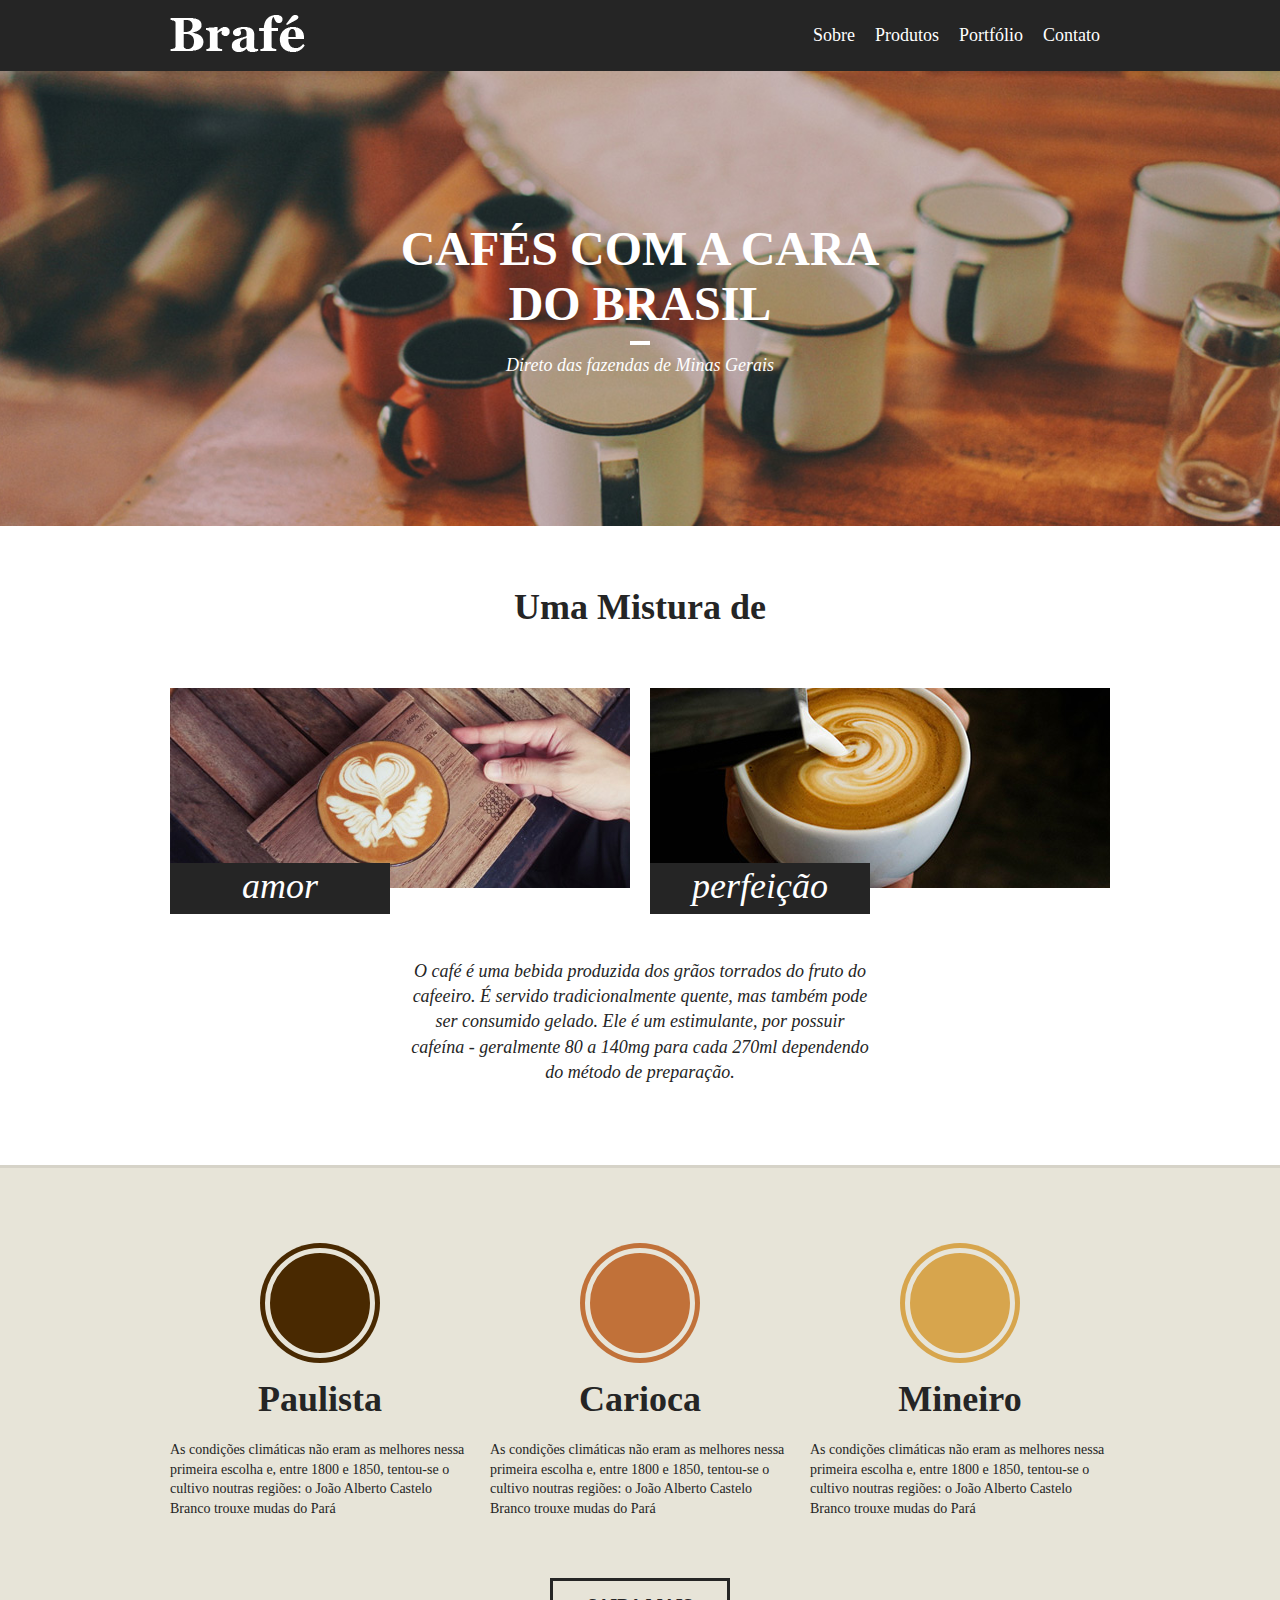
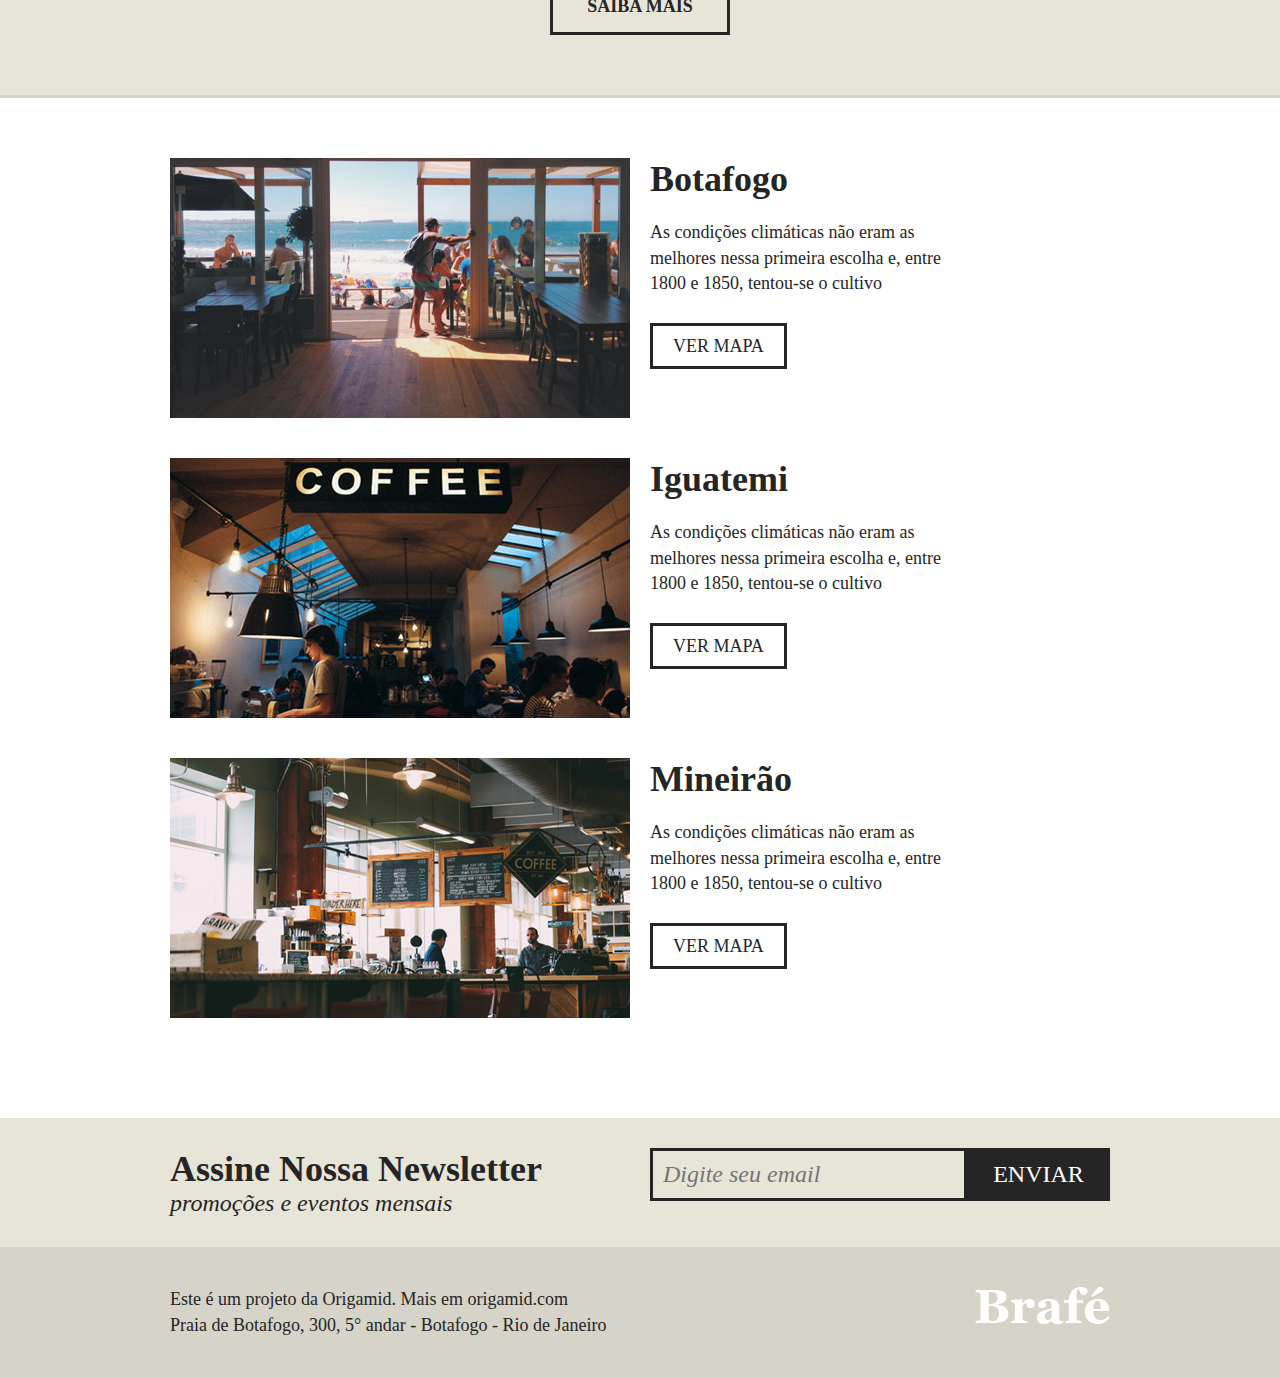
<file: brafe-1-flexbox/index.html>
<!DOCTYPE html>
<html lang="pt-br">

<head>
    <meta charset="UTF-8">
    <meta name="viewport" content="width=device-width, initial-scale=1.0">
    <link rel="stylesheet" href="css/style.css">
    <title>Brafé - Flexbox</title>
</head>

<body>
    <header class="menu">
        <div class="container">
            <a class="menu-brand" href="#"><img src="img/brafe.png" alt="Logo Brafé"></a>

            <nav class="menu-nav">
                <ul>
                    <li><a href="">Sobre</a></li>
                    <li><a href="">Produtos</a></li>
                    <li><a href="">Portfólio</a></li>
                    <li><a href="">Contato</a></li>
                </ul>
            </nav>
        </div>
    </header>


    <main class="intro">
        <h1>Cafés com a cara <br> do Brasil</h1>
        <p>Direto das fazendas de Minas Gerais</p>
    </main>


    <section class="about">
        <h2>Uma Mistura de</h2>

        <div class="container">
            <div class="about-item">
                <img src="img/cafe-1.jpg" alt="">
                <h3>amor</h3>
            </div>

            <div class="about-item">
                <img src="img/cafe-2.jpg" alt="">
                <h3>perfeição</h3>
            </div>
        </div>

        <p>O café é uma bebida produzida dos grãos torrados do fruto do cafeeiro.
            É servido tradicionalmente quente, mas também pode ser consumido gelado.
            Ele é um estimulante, por possuir cafeína - geralmente 80 a 140mg para cada
            270ml dependendo do método de preparação.</p>
    </section>


    <section class="product">
        <div class="container">
            <div class="product-item">
                <h2 class="product-one">Paulista</h2>
                <p>As condições climáticas não eram as melhores nessa primeira escolha e, entre 1800 e 1850,
                    tentou-se o cultivo noutras regiões: o João Alberto Castelo Branco trouxe mudas do Pará
                </p>
            </div>

            <div class="product-item">
                <h2 class="product-two">Carioca</h2>
                <p>As condições climáticas não eram as melhores nessa primeira escolha e, entre 1800 e 1850,
                    tentou-se o cultivo noutras regiões: o João Alberto Castelo Branco trouxe mudas do Pará
                </p>
            </div>

            <div class="product-item">
                <h2 class="product-three">Mineiro</h2>
                <p>As condições climáticas não eram as melhores nessa primeira escolha e, entre 1800 e 1850,
                    tentou-se o cultivo noutras regiões: o João Alberto Castelo Branco trouxe mudas do Pará
                </p>
            </div>
        </div>

        <a href="" class="product-btn">Saiba Mais</a>
    </section>


    <section class="place">
        <div class="place-item container">
            <div class="place-img">
                <img src="img/botafogo.jpg" alt="Brafé unidade botafogo">
            </div>
            <div class="place-info">
                <h2>Botafogo</h2>
                <p>As condições climáticas não eram as melhores nessa primeira escolha e, entre 1800 e 1850,
                    tentou-se o cultivo
                </p>
                <a href="">Ver Mapa</a>
            </div>
        </div>

        <div class="place-item container">
            <div class="place-img">
                <img src="img/iguatemi.jpg" alt="Brafé unidade Iguatemi">
            </div>
            <div class="place-info">
                <h2>Iguatemi</h2>
                <p>As condições climáticas não eram as melhores nessa primeira escolha e, entre 1800 e 1850,
                    tentou-se o cultivo
                </p>
                <a href="">Ver Mapa</a>
            </div>
        </div>

        <div class="place-item container">
            <div class="place-img">
                <img src="img/mineirao.jpg" alt="Brafé unidade Mineirão">
            </div>
            <div class="place-info">
                <h2>Mineirão</h2>
                <p>As condições climáticas não eram as melhores nessa primeira escolha e, entre 1800 e 1850,
                    tentou-se o cultivo
                </p>
                <a href="">Ver Mapa</a>
            </div>
        </div>
    </section>


    <section class="newsletter">
        <div class="container">
            <div class="newsletter-info">
                <h2>Assine Nossa Newsletter</h2>
                <p>promoções e eventos mensais</p>
            </div>

            <form>
                <label>email</label>
                <input type="text" placeholder="Digite seu email">
                <button type="onsubmit">Enviar</button>
            </form>
        </div>
    </section>


    <footer class="footer">
        <div class="container">
            <p>Este é um projeto da Origamid. Mais em origamid.com <br>
                Praia de Botafogo, 300, 5° andar - Botafogo - Rio de Janeiro</p>

            <div class="footer-img">
                <img src="img/brafe.png" alt="Logo Brafé">
            </div>
        </div>
    </footer>
</body>
</html>
</file>
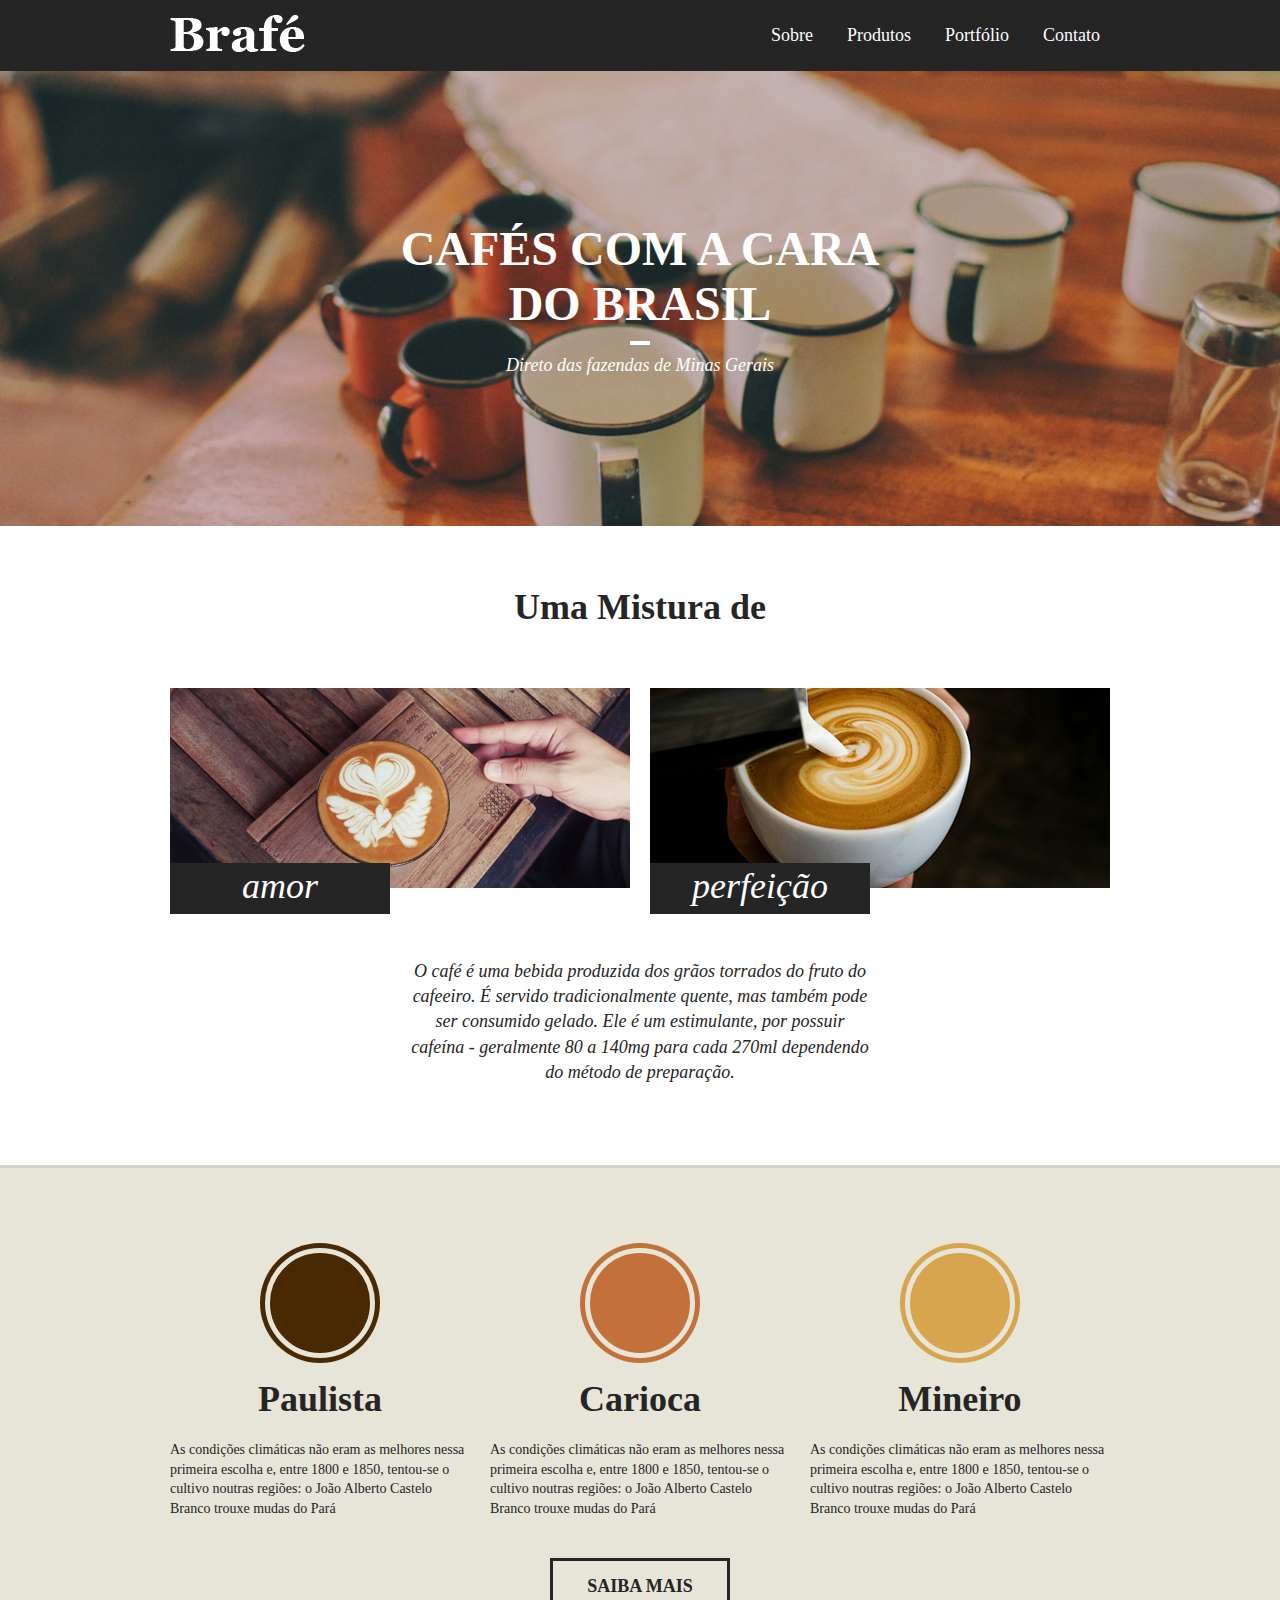
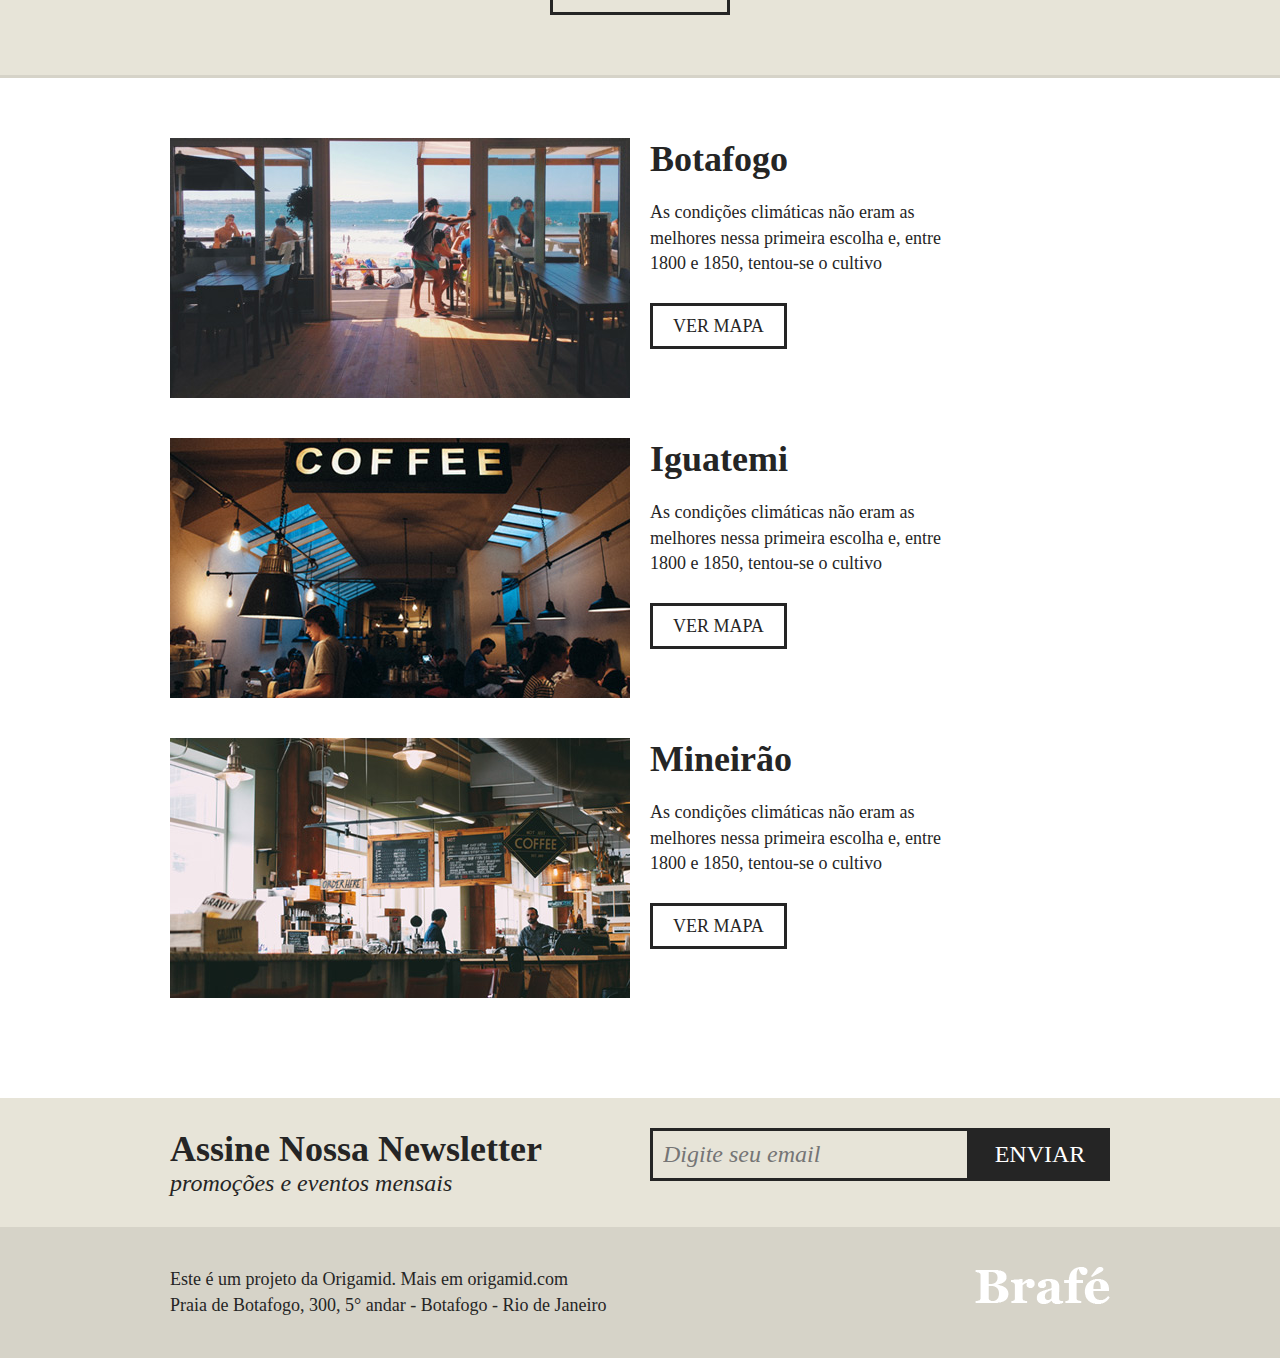
<file: brafe-1-grid/index.html>
<!DOCTYPE html>
<html lang="pt-br">

<head>
    <meta charset="UTF-8">
    <meta name="viewport" content="width=device-width, initial-scale=1.0">
    <link rel="stylesheet" href="css/style.css">
    <link rel="stylesheet" href="css/grid.css">
    <title>Brafé - Grid</title>
</head>

<body>
    <header class="menu">
        <div class="container">
            <a class="menu-brand grid-4" href="#"><img src="img/brafe.png" alt="Logo Brafé"></a>

            <nav class="menu-nav grid-8">
                <ul>
                    <li><a href="">Sobre</a></li>
                    <li><a href="">Produtos</a></li>
                    <li><a href="">Portfólio</a></li>
                    <li><a href="">Contato</a></li>
                </ul>
            </nav>
        </div>
    </header>


    <main class="intro">
        <h1>Cafés com a cara <br> do Brasil</h1>
        <p>Direto das fazendas de Minas Gerais</p>
    </main>


    <section class="about">
        <h2>Uma Mistura de</h2>

        <div class="container">
            <div class="about-item grid-6">
                <img src="img/cafe-1.jpg" alt="">
                <h3>amor</h3>
            </div>

            <div class="about-item grid-6">
                <img src="img/cafe-2.jpg" alt="">
                <h3>perfeição</h3>
            </div>
        </div>

        <p>O café é uma bebida produzida dos grãos torrados do fruto do cafeeiro.
            É servido tradicionalmente quente, mas também pode ser consumido gelado.
            Ele é um estimulante, por possuir cafeína - geralmente 80 a 140mg para cada
            270ml dependendo do método de preparação.</p>
    </section>


    <section class="product">
        <div class="container">
            <div class="product-item grid-4">
                <h2 class="product-one">Paulista</h2>
                <p>As condições climáticas não eram as melhores nessa primeira escolha e, entre 1800 e 1850,
                    tentou-se o cultivo noutras regiões: o João Alberto Castelo Branco trouxe mudas do Pará
                </p>
            </div>

            <div class="product-item grid-4">
                <h2 class="product-two">Carioca</h2>
                <p>As condições climáticas não eram as melhores nessa primeira escolha e, entre 1800 e 1850,
                    tentou-se o cultivo noutras regiões: o João Alberto Castelo Branco trouxe mudas do Pará
                </p>
            </div>

            <div class="product-item grid-4">
                <h2 class="product-three">Mineiro</h2>
                <p>As condições climáticas não eram as melhores nessa primeira escolha e, entre 1800 e 1850,
                    tentou-se o cultivo noutras regiões: o João Alberto Castelo Branco trouxe mudas do Pará
                </p>
            </div>
        </div>

        <a href="" class="product-btn">Saiba Mais</a>
    </section>


    <section class="place">
        <div class="place-item container">
            <div class="grid-6">
                <img src="img/botafogo.jpg" alt="Brafé unidade botafogo">
            </div>
            <div class="grid-6">
                <h2>Botafogo</h2>
                <p>As condições climáticas não eram as melhores nessa primeira escolha e, entre 1800 e 1850,
                    tentou-se o cultivo
                </p>
                <a href="">Ver Mapa</a>
            </div>
        </div>

        <div class="place-item container">
            <div class="grid-6">
                <img src="img/iguatemi.jpg" alt="Brafé unidade botafogo">
            </div>
            <div class="grid-6">
                <h2>Iguatemi</h2>
                <p>As condições climáticas não eram as melhores nessa primeira escolha e, entre 1800 e 1850,
                    tentou-se o cultivo
                </p>
                <a href="">Ver Mapa</a>
            </div>
        </div>

        <div class="place-item container">
            <div class="grid-6">
                <img src="img/mineirao.jpg" alt="Brafé unidade botafogo">
            </div>
            <div class="grid-6">
                <h2>Mineirão</h2>
                <p>As condições climáticas não eram as melhores nessa primeira escolha e, entre 1800 e 1850,
                    tentou-se o cultivo
                </p>
                <a href="">Ver Mapa</a>
            </div>
        </div>
    </section>


    <section class="newsletter">
        <div class="container">
            <div class="newsletter-info grid-6">
                <h2>Assine Nossa Newsletter</h2>
                <p>promoções e eventos mensais</p>
            </div>

            <form class="grid-6">
                <label>email</label>
                <input type="text" placeholder="Digite seu email">
                <button type="onsubmit">Enviar</button>
            </form>
        </div>
    </section>


    <footer class="footer">
        <div class="container">
            <p class="grid-8">Este é um projeto da Origamid. Mais em origamid.com <br>
                Praia de Botafogo, 300, 5° andar - Botafogo - Rio de Janeiro</p>

            <div class="grid-4">
                <img src="img/brafe.png" alt="Logo Brafé">
            </div>
        </div>
    </footer>
</body>
</html>
</file>
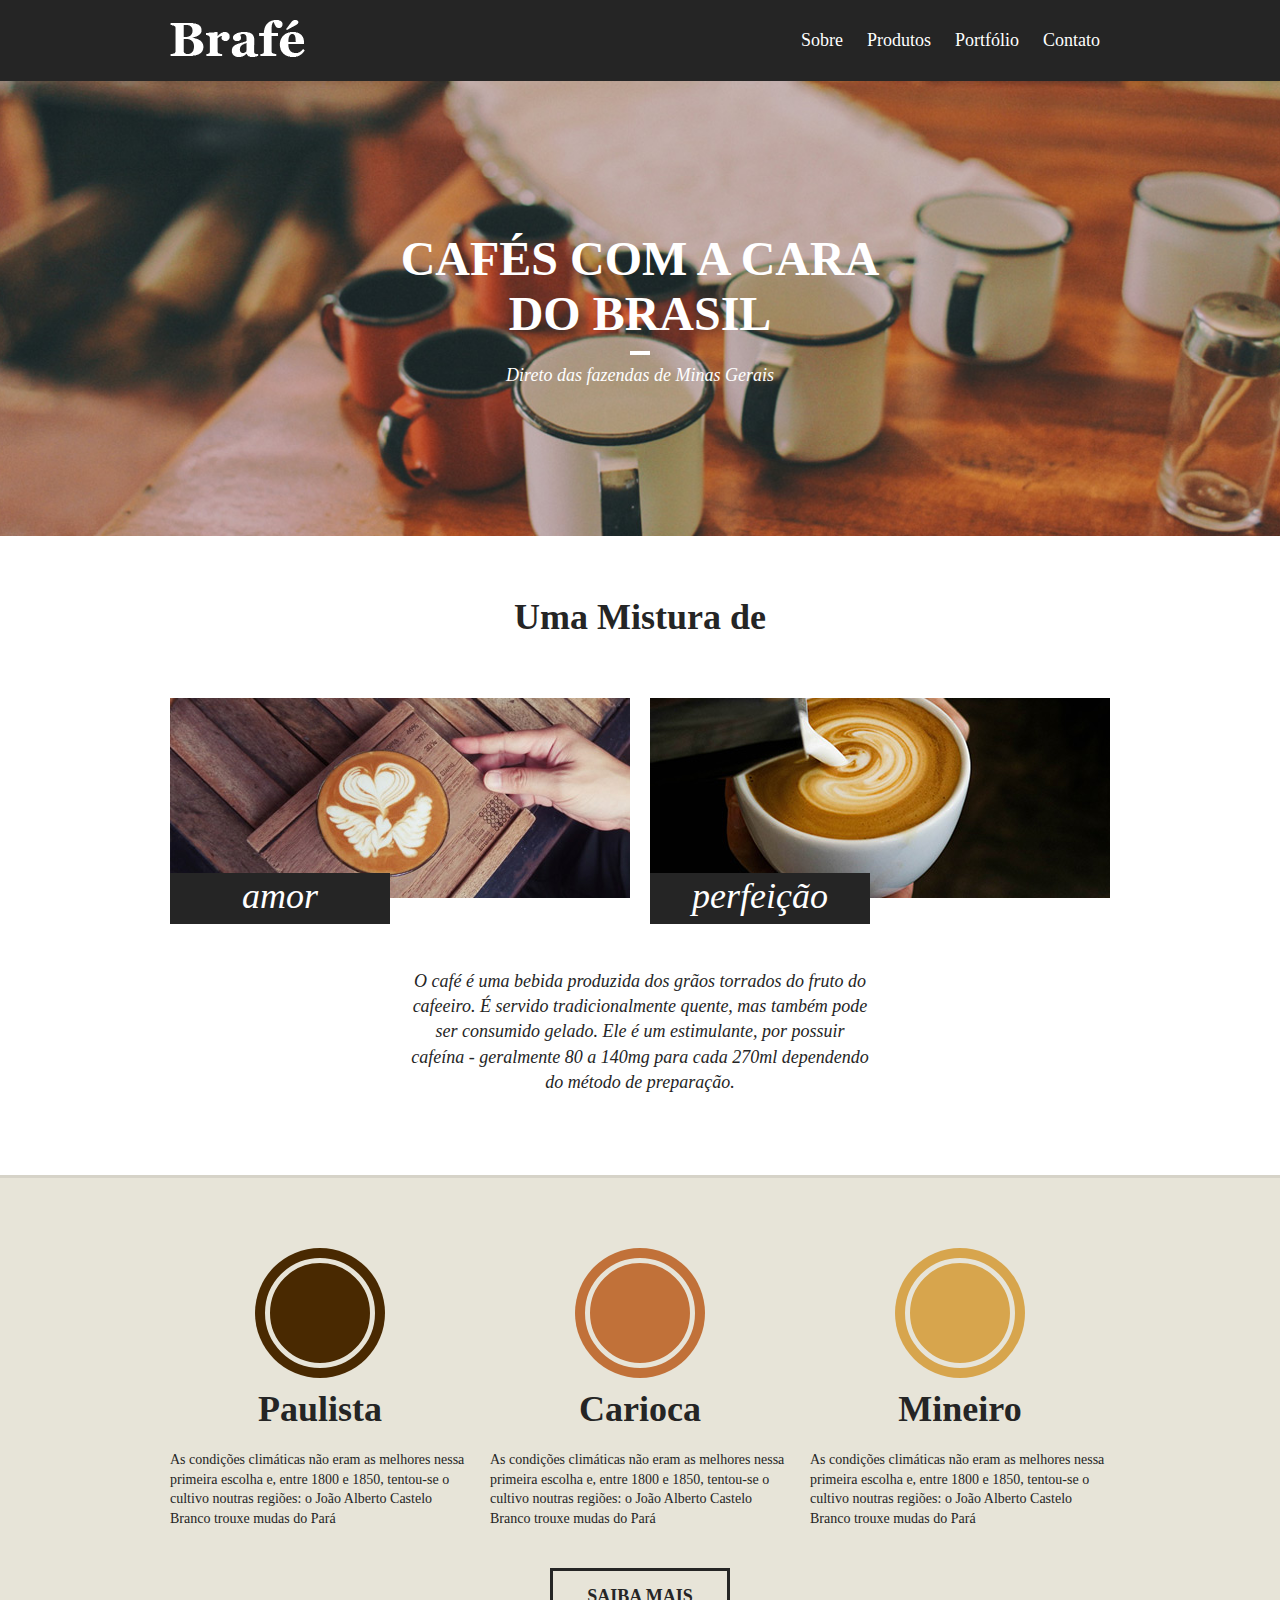
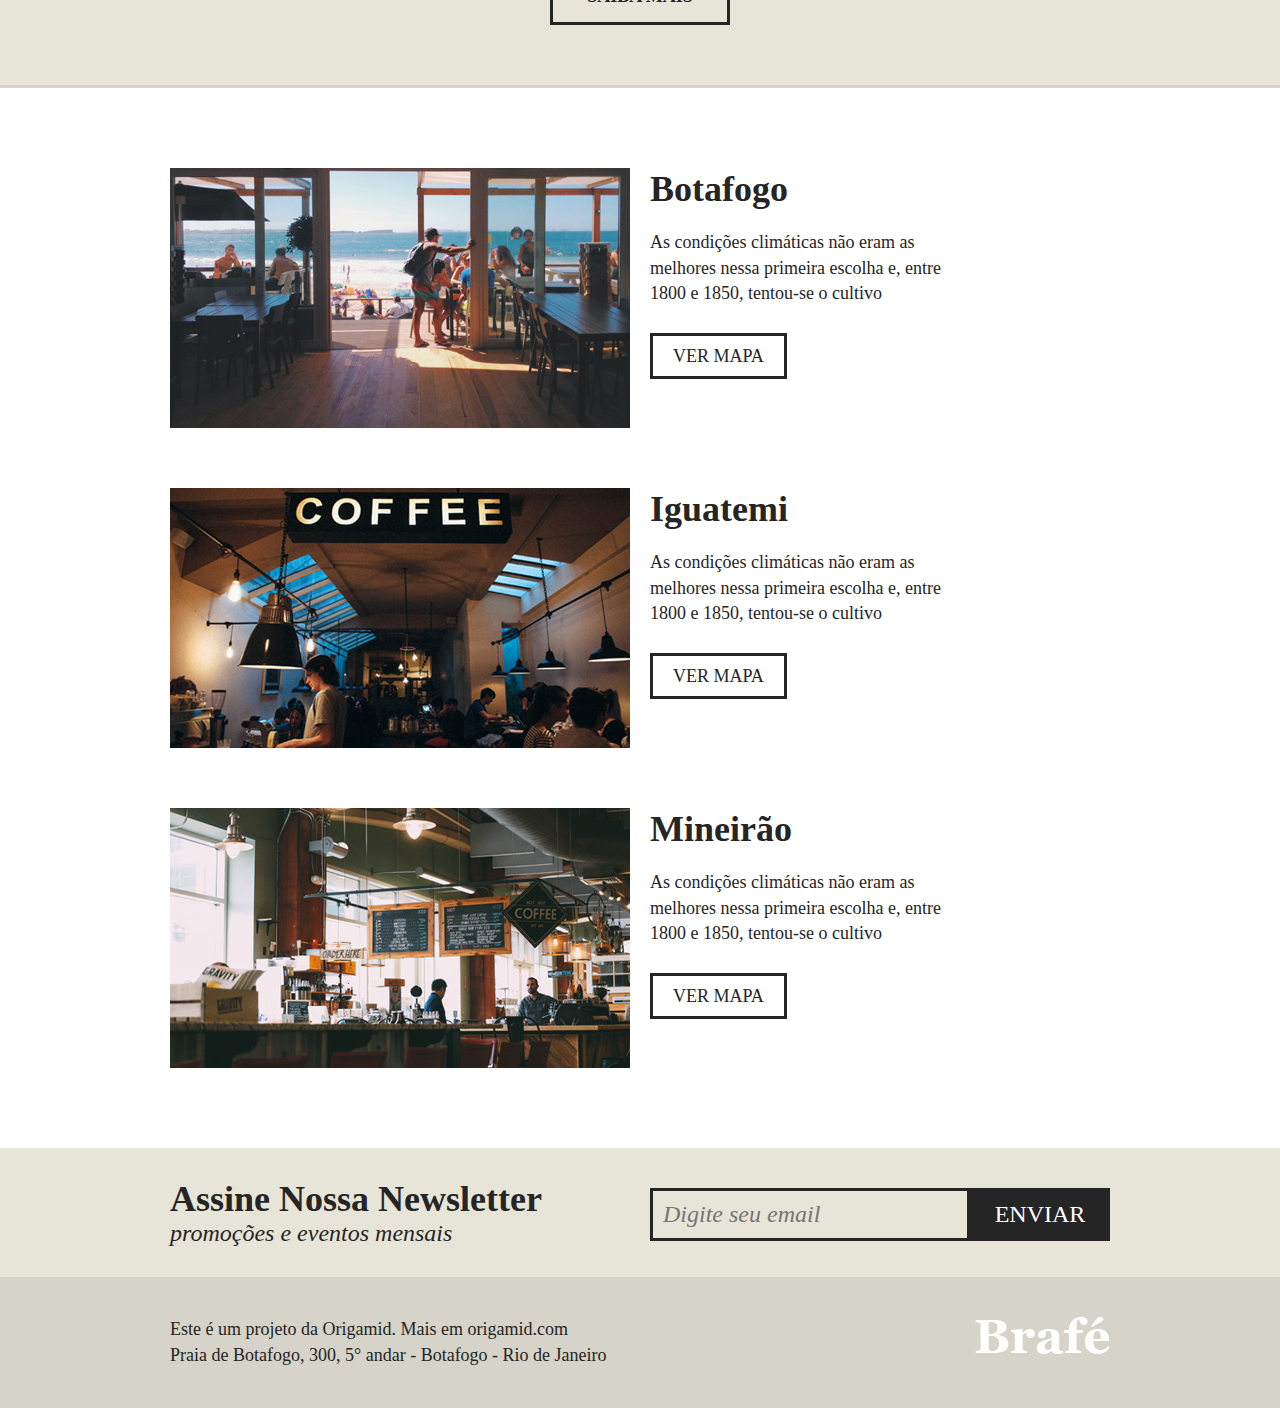
<file: brafe-1-puro/index.html>
<!DOCTYPE html>
<html lang="pt-br">

<head>
    <meta charset="UTF-8">
    <meta name="viewport" content="width=device-width, initial-scale=1.0">
    <link rel="stylesheet" href="css/style.css">
    <title>brafé - Html Puro</title>
</head>

<body>
    <header class="menu">
        <div class="menu-container">
            <a class="menu-brand" href="#"><img src="img/brafe.png" alt="Logo Brafé"></a>
            
            <nav class="menu-nav">
                <ul>
                    <li><a href="">Sobre</a></li>
                    <li><a href="">Produtos</a></li>
                    <li><a href="">Portfólio</a></li>
                    <li><a href="">Contato</a></li>
                </ul>
            </nav>
        </div>
    </header>


    <main class="intro">
        <h1>Cafés com a cara <br> do Brasil</h1>
        <p>Direto das fazendas de Minas Gerais</p>
    </main>


        <section class="about">
            <h2>Uma Mistura de</h2>

            <div class="about-container">
                <div class="about-item">
                    <img src="img/cafe-1.jpg" alt="">
                    <h3>amor</h3>
                </div>

                <div class="about-item">
                    <img src="img/cafe-2.jpg" alt="">
                    <h3>perfeição</h3>
                </div>
            </div>

            <p>O café é uma bebida produzida dos grãos torrados do fruto do cafeeiro.
                É servido tradicionalmente quente, mas também pode ser consumido gelado.
                Ele é um estimulante, por possuir cafeína - geralmente 80 a 140mg para cada
                270ml dependendo do método de preparação.</p>
        </section>


        <section class="product">
            <div class="product-container">
                <div class="product-item">
                    <h2 class="product-one">Paulista</h2>
                    <p>As condições climáticas não eram as melhores nessa primeira escolha e, entre 1800 e 1850,
                        tentou-se o cultivo noutras regiões: o João Alberto Castelo Branco trouxe mudas do Pará
                    </p>
                </div>

                <div class="product-item">
                    <h2 class="product-two">Carioca</h2>
                    <p>As condições climáticas não eram as melhores nessa primeira escolha e, entre 1800 e 1850,
                        tentou-se o cultivo noutras regiões: o João Alberto Castelo Branco trouxe mudas do Pará
                    </p>
                </div>

                <div class="product-item">
                <h2 class="product-three">Mineiro</h2>
                    <p>As condições climáticas não eram as melhores nessa primeira escolha e, entre 1800 e 1850,
                        tentou-se o cultivo noutras regiões: o João Alberto Castelo Branco trouxe mudas do Pará
                    </p>
                </div>
            </div>

            <a href="" class="product-btn">Saiba Mais</a>
        </section>


        <section class="place">
            <div class="place-item">
                <img src="img/botafogo.jpg" alt="Brafé unidade botafogo">
                <div>
                    <h2>Botafogo</h2>
                    <p>As condições climáticas não eram as melhores nessa primeira escolha e, entre 1800 e 1850,
                        tentou-se o cultivo
                    </p>
                    <a href="">Ver Mapa</a>
                </div>
            </div>

            <div class="place-item">
                <img src="img/iguatemi.jpg" alt="Brafé unidade botafogo">
                <div>
                    <h2>Iguatemi</h2>
                    <p>As condições climáticas não eram as melhores nessa primeira escolha e, entre 1800 e 1850,
                        tentou-se o cultivo
                    </p>
                    <a href="">Ver Mapa</a>
                </div>
            </div>

            <div class="place-item">
                <img src="img/mineirao.jpg" alt="Brafé unidade botafogo">
                <div>
                    <h2>Mineirão</h2>
                    <p>As condições climáticas não eram as melhores nessa primeira escolha e, entre 1800 e 1850,
                        tentou-se o cultivo
                    </p>
                    <a href="">Ver Mapa</a>
                </div>
            </div>
        </section>


        <section class="newsletter">
            <div class="newsletter-container">
                <div class="newsletter-info">
                    <h2>Assine Nossa Newsletter</h2>
                    <p>promoções e eventos mensais</p>
                </div>

                <form>
                    <label>email</label>
                    <input type="text" placeholder="Digite seu email">
                    <button type="onsubmit">Enviar</button>
                </form>
            </div>
        </section>


        <footer class="footer">
            <div class="footer-container">
                <p>Este é um projeto da Origamid. Mais em origamid.com <br>
                    Praia de Botafogo, 300, 5° andar - Botafogo - Rio de Janeiro</p>

                <img src="img/brafe.png" alt="Logo Brafé">
            </div>
        </footer>
</body>
</html>
</file>
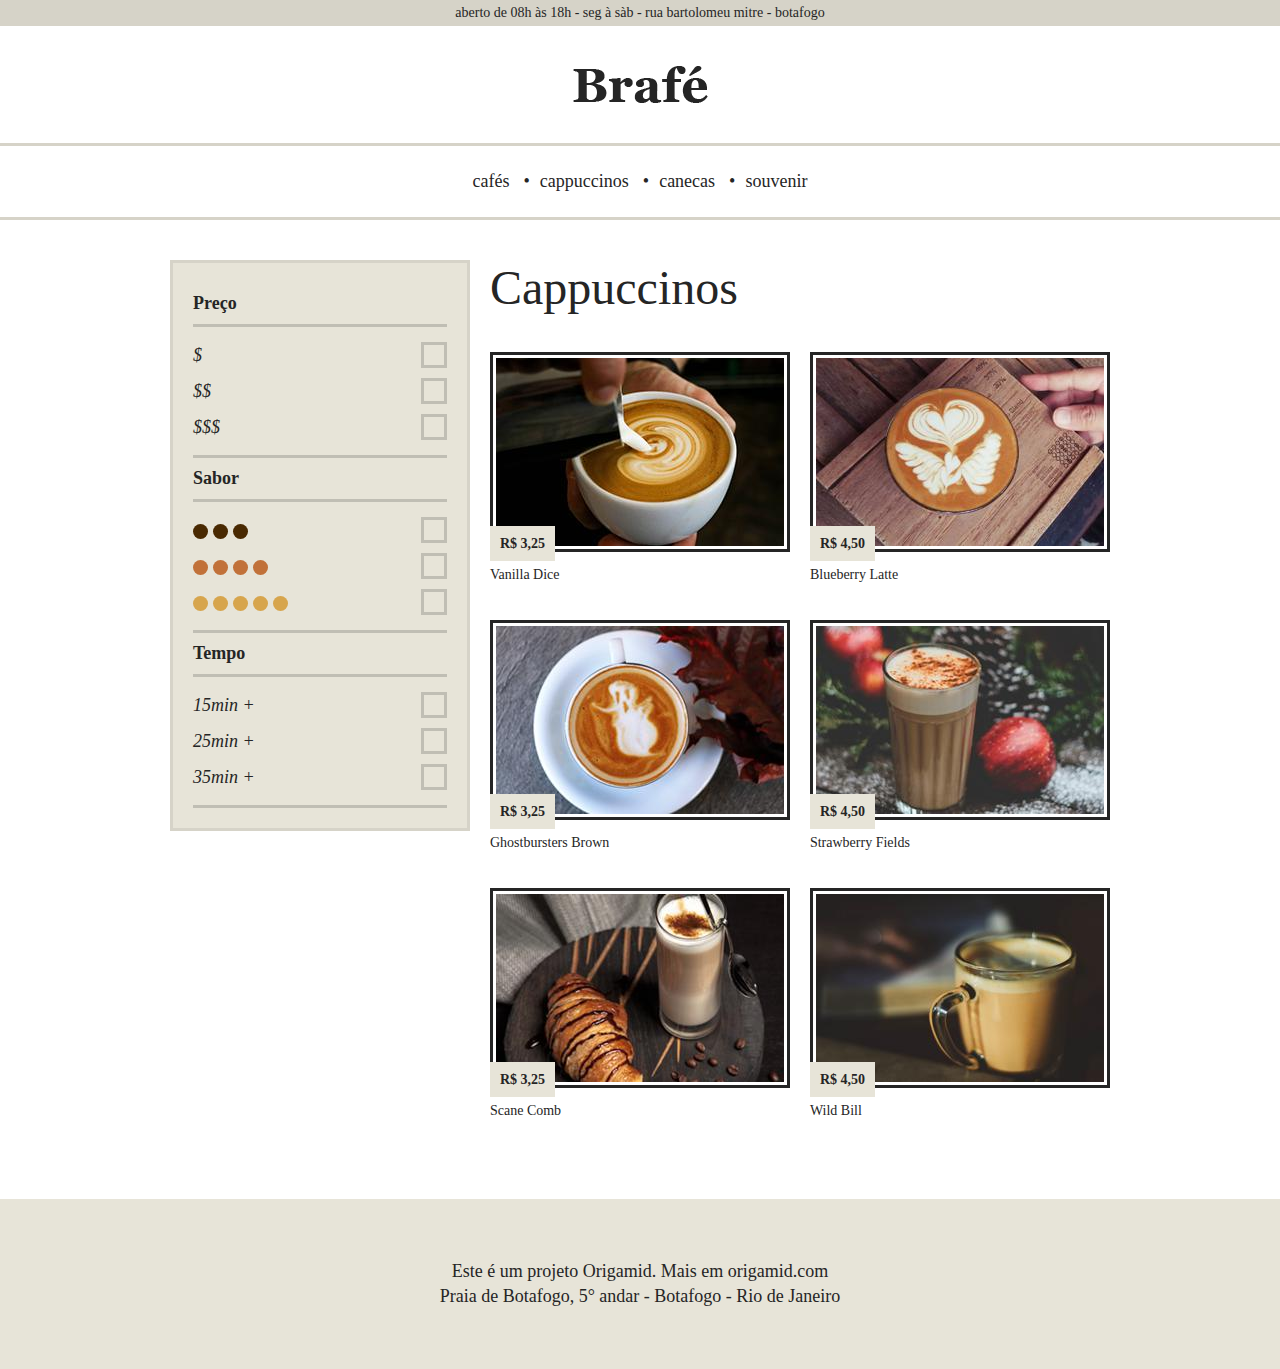
<file: brafe-2-flexbox/index.html>
<!DOCTYPE html>
<html lang="pt-br">

<head>
    <meta charset="UTF-8">
    <meta name="viewport" content="width=device-width, initial-scale=1.0">
    <link rel="stylesheet" href="css/flex.css">
    <link rel="stylesheet" href="css/style.css">
    <title>Brafé 2 - Flexbox</title>
</head>

<body>
    <header>
        <div class="header-info">
            <p>aberto de 08h às 18h - seg à sàb - rua bartolomeu mitre - botafogo</p>
        </div>

        <a class="header-brand" href="index.html">
            <img src="img/brafe.png" alt="Logo da marca Brafé">
        </a>

        <nav class="header-menu">
            <ul>
                <li><a href="#">cafés</a></li>
                <li><a href="#">cappuccinos</a></li>
                <li><a href="#">canecas</a></li>
                <li><a href="#">souvenir</a></li>
            </ul>
        </nav>
    </header>

    <div class="flex">
        <nav class="filter flex-item-4">
            <h2>Preço</h2>
            <ul>
                <li>$</li>
                <li>$$</li>
                <li>$$$</li>
            </ul>

            <h2>Sabor</h2>
            <ul class="flavor">
                <li><span class="flavor-1">Marrom</span></li>
                <li><span class="flavor-2">Laranja</span></li>
                <li><span class="flavor-3">Amarelo</span></li>
            </ul>

            <h2>Tempo</h2>
            <ul>
                <li>15min +</li>
                <li>25min +</li>
                <li>35min +</li>
            </ul>
        </nav>


        <section class="products flex-item-8">
            <h1>Cappuccinos</h1>

            <ul class="flex-row">
                <li class="flex-item-6">
                    <img src="img/cafe-1.jpg" alt="Vanilla Dice">
                    <span>R$ 3,25</span>
                    <h2>Vanilla Dice</h2>
                </li>

                <li class="flex-item-6">
                    <img src="img/cafe-2.jpg" alt="Vanilla Dice">
                    <span>R$ 4,50</span>
                    <h2>Blueberry Latte</h2>
                </li>

                <li class="flex-item-6">
                    <img src="img/cafe-3.jpg" alt="Vanilla Dice">
                    <span>R$ 3,25</span>
                    <h2>Ghostbursters Brown</h2>
                </li>

                <li class="flex-item-6">
                    <img src="img/cafe-4.jpg" alt="Vanilla Dice">
                    <span>R$ 4,50</span>
                    <h2>Strawberry Fields</h2>
                </li>

                <li class="flex-item-6">
                    <img src="img/cafe-5.jpg" alt="Vanilla Dice">
                    <span>R$ 3,25</span>
                    <h2>Scane Comb</h2>
                </li>

                <li class="flex-item-6">
                    <img src="img/cafe-6.jpg" alt="Vanilla Dice">
                    <span>R$ 4,50</span>
                    <h2>Wild Bill</h2>
                </li>
            </ul>
        </section>
    </div>


    <footer class="footer">
        <p>Este é um projeto Origamid. Mais em origamid.com</p>
        <p>Praia de Botafogo, 5° andar - Botafogo - Rio de Janeiro</p>
    </footer>
</body>
</html>
</file>
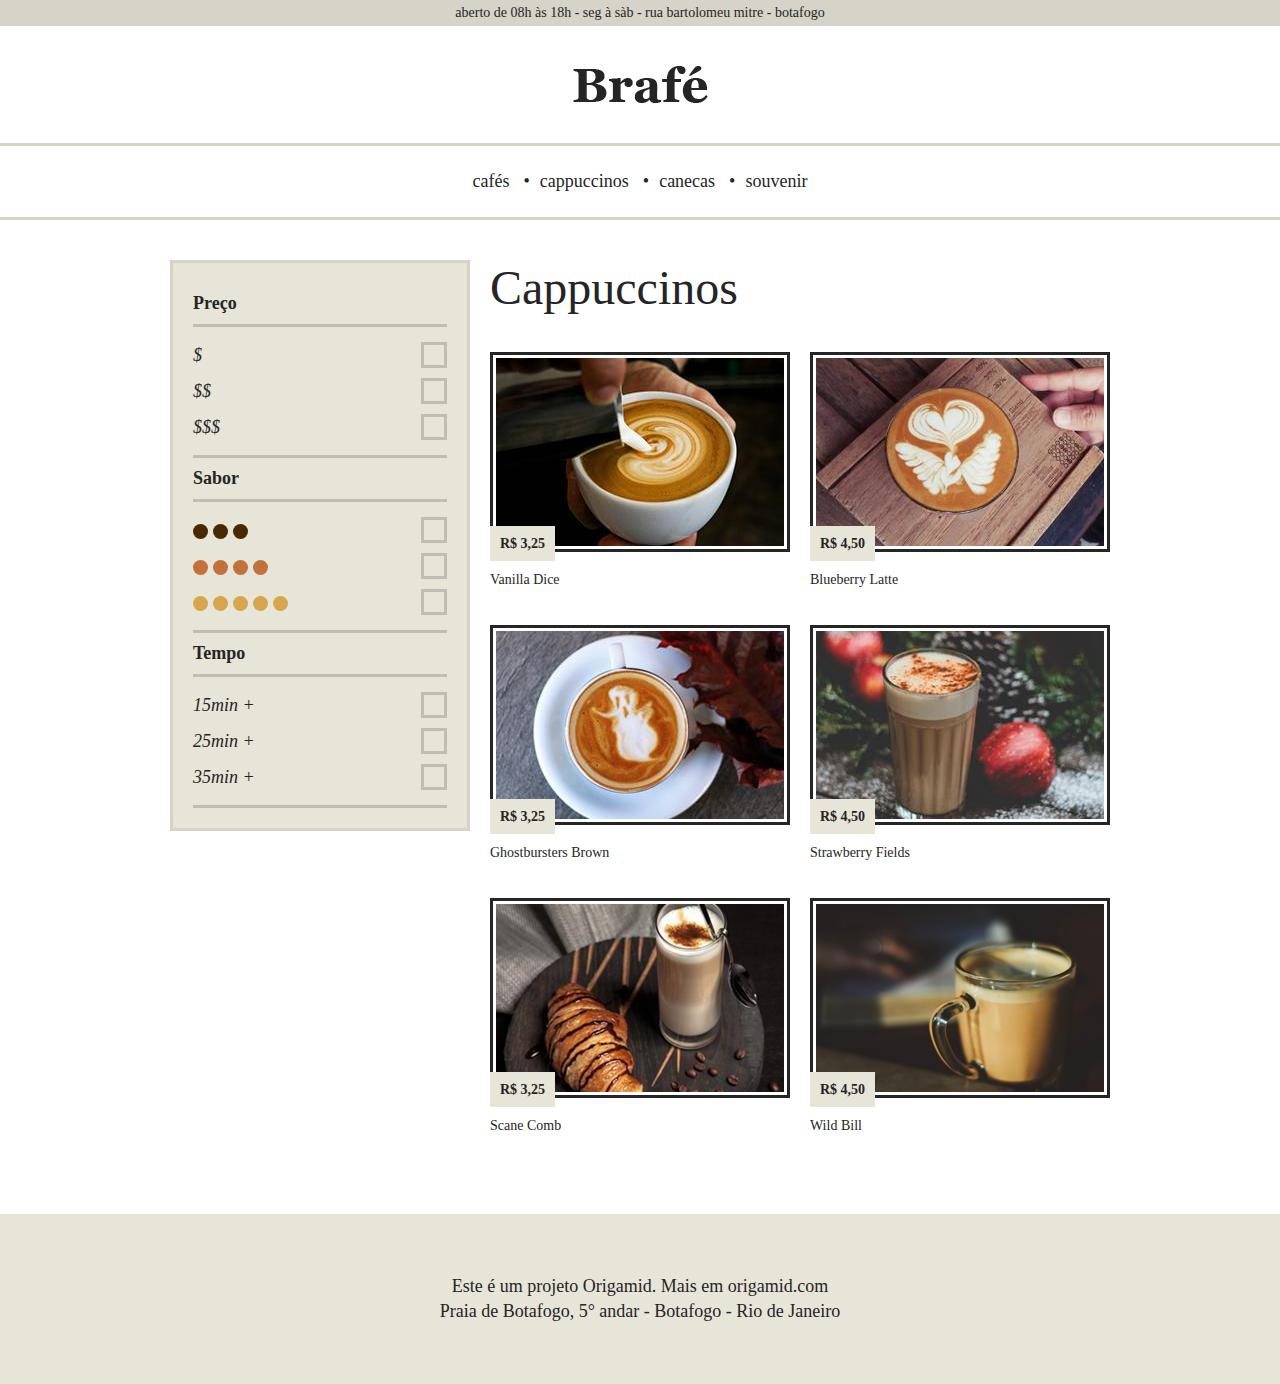
<file: brafe-2-grid/index.html>
<!DOCTYPE html>
<html lang="pt-br">

<head>
    <meta charset="UTF-8">
    <meta name="viewport" content="width=device-width, initial-scale=1.0">
    <link rel="stylesheet" href="css/grid.css">
    <link rel="stylesheet" href="css/style.css">
 
    <title>Brafé 2 - Html Puro</title>
</head>

<body>
    <header>
        <div class="header-info">
            <p>aberto de 08h às 18h - seg à sàb - rua bartolomeu mitre - botafogo</p>
        </div>

        <a class="header-brand" href="index.html">
            <img src="img/brafe.png" alt="Logo da marca Brafé">
        </a>

        <nav class="header-menu">
            <ul>
                <li><a href="#">cafés</a></li>
                <li><a href="#">cappuccinos</a></li>
                <li><a href="#">canecas</a></li>
                <li><a href="#">souvenir</a></li>
            </ul>
        </nav>
    </header>

    <div class="container">
        <nav class="filter grid-4">
            <h2>Preço</h2>
            <ul>
                <li>$</li>
                <li>$$</li>
                <li>$$$</li>
            </ul>

            <h2>Sabor</h2>
            <ul class="flavor">
                <li><span class="flavor-1">Marrom</span></li>
                <li><span class="flavor-2">Laranja</span></li>
                <li><span class="flavor-3">Amarelo</span></li>
            </ul>

            <h2>Tempo</h2>
            <ul>
                <li>15min +</li>
                <li>25min +</li>
                <li>35min +</li>
            </ul>
        </nav>


        <section class="products grid-8">
            <h1>Cappuccinos</h1>

            <ul class="row-mobile">
                <li class="grid-mobile-6">
                    <img src="img/cafe-1.jpg" alt="Vanilla Dice">
                    <span>R$ 3,25</span>
                    <h2>Vanilla Dice</h2>
                </li>

                <li class="grid-mobile-6"> 
                    <img src="img/cafe-2.jpg" alt="Blueberry Latte">
                    <span>R$ 4,50</span>
                    <h2>Blueberry Latte</h2>
                </li>

                <li class="grid-mobile-6">
                    <img src="img/cafe-3.jpg" alt="Ghostbursters Brown">
                    <span>R$ 3,25</span>
                    <h2>Ghostbursters Brown</h2>
                </li>

                <li class="grid-mobile-6">
                    <img src="img/cafe-4.jpg" alt="Strawberry Fields">
                    <span>R$ 4,50</span>
                    <h2>Strawberry Fields</h2>
                </li>

                <li class="grid-mobile-6">
                    <img src="img/cafe-5.jpg" alt="Scane Comb">
                    <span>R$ 3,25</span>
                    <h2>Scane Comb</h2>
                </li>

                <li class="grid-mobile-6">
                    <img src="img/cafe-6.jpg" alt="Wild Bill">
                    <span>R$ 4,50</span>
                    <h2>Wild Bill</h2>
                </li>
            </ul>
        </section>
    </div>


    <footer class="footer">
        <p>Este é um projeto Origamid. Mais em origamid.com</p>
        <p>Praia de Botafogo, 5° andar - Botafogo - Rio de Janeiro</p>
    </footer>
</body>
</html>
</file>
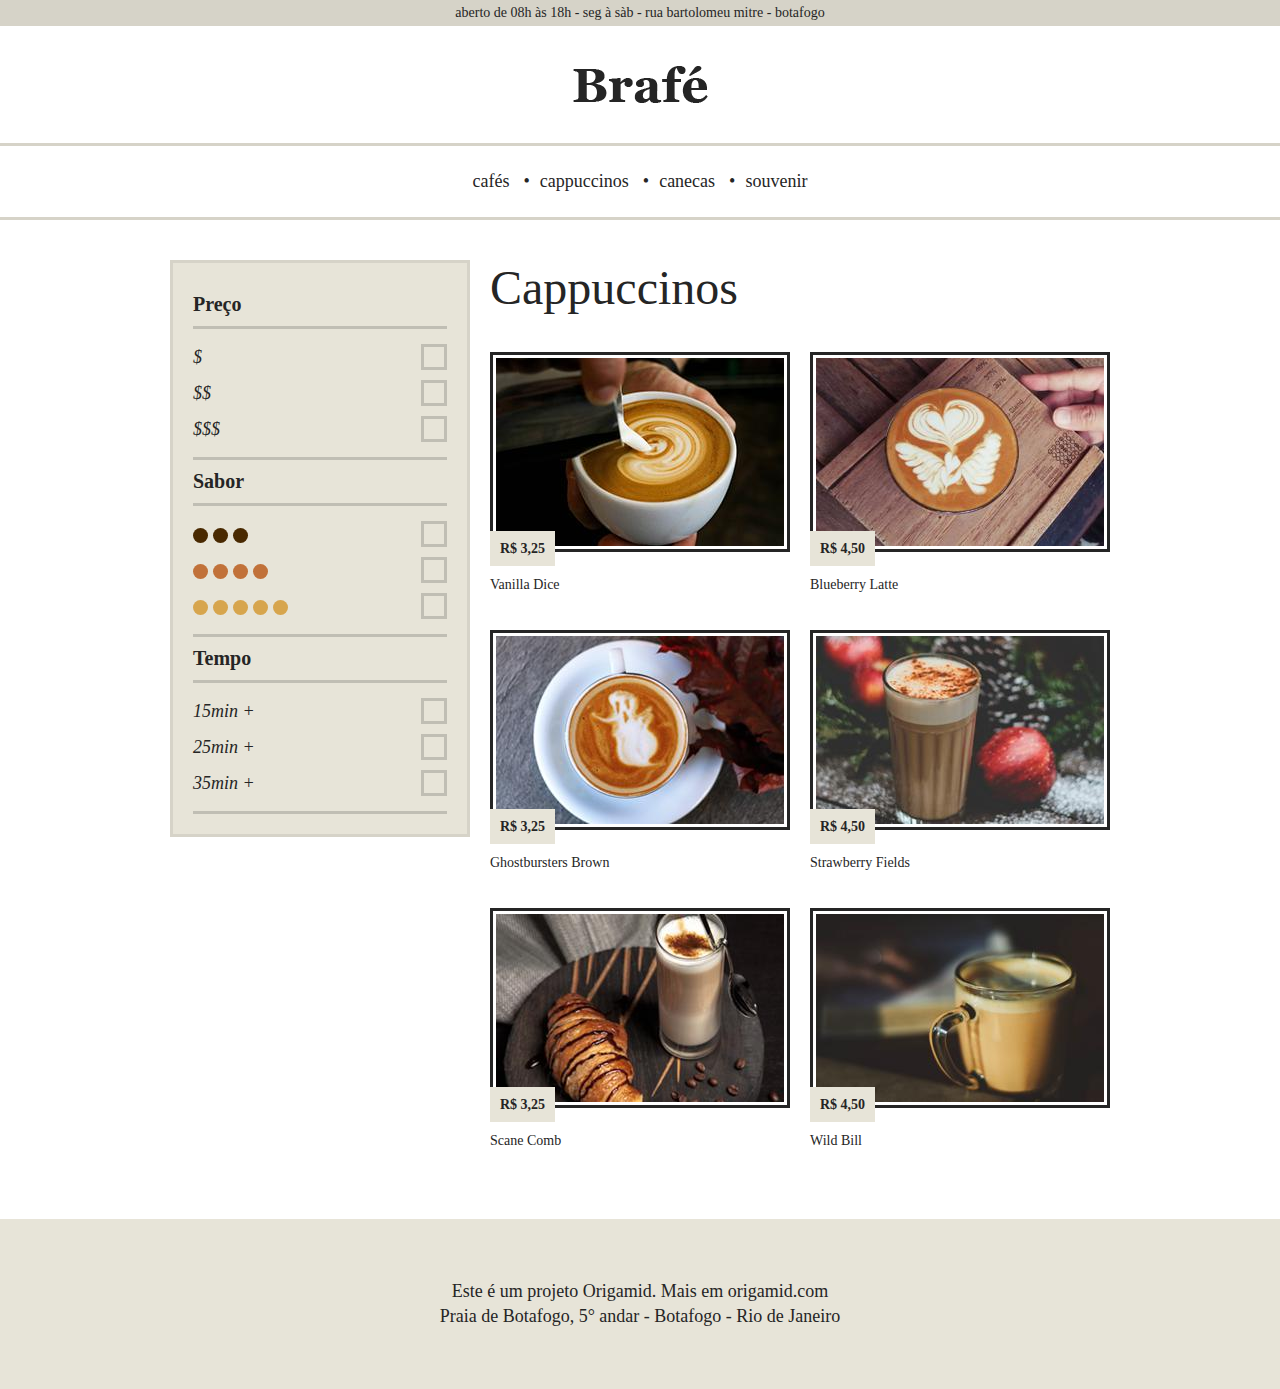
<file: brafe-2-puro/index.html>
<!DOCTYPE html>
<html lang="pt-br">

<head>
    <meta charset="UTF-8">
    <meta name="viewport" content="width=device-width, initial-scale=1.0">
    <link rel="stylesheet" href="css/style.css">
    <title>Brafé 2 - Html Puro</title>
</head>

<body>
    <header>
        <div class="header-info">
            <p>aberto de 08h às 18h - seg à sàb - rua bartolomeu mitre - botafogo</p>
        </div>

        <a class="header-brand" href="index.html">
            <img src="img/brafe.png" alt="Logo da marca Brafé">
        </a>

        <nav class="header-menu">
            <ul>
                <li><a href="#">cafés</a></li>
                <li><a href="#">cappuccinos</a></li>
                <li><a href="#">canecas</a></li>
                <li><a href="#">souvenir</a></li>
            </ul>
        </nav>
    </header>

    <div class="container">
        <nav class="filter">
            <h2>Preço</h2>
            <ul>
                <li>$</li>
                <li>$$</li>
                <li>$$$</li>
            </ul>

            <h2>Sabor</h2>
            <ul class="flavor">
                <li><span class="flavor-1">Marrom</span></li>
                <li><span class="flavor-2">Laranja</span></li>
                <li><span class="flavor-3">Amarelo</span></li>
            </ul>

            <h2>Tempo</h2>
            <ul>
                <li>15min +</li>
                <li>25min +</li>
                <li>35min +</li>
            </ul>
        </nav>


        <section class="products">
            <h1>Cappuccinos</h1>

            <ul>
                <li>
                    <img src="img/cafe-1.jpg" alt="Vanilla Dice">
                    <span>R$ 3,25</span>
                    <h2>Vanilla Dice</h2>
                </li>

                <li>
                    <img src="img/cafe-2.jpg" alt="Vanilla Dice">
                    <span>R$ 4,50</span>
                    <h2>Blueberry Latte</h2>
                </li>

                <li>
                    <img src="img/cafe-3.jpg" alt="Vanilla Dice">
                    <span>R$ 3,25</span>
                    <h2>Ghostbursters Brown</h2>
                </li>

                <li>
                    <img src="img/cafe-4.jpg" alt="Vanilla Dice">
                    <span>R$ 4,50</span>
                    <h2>Strawberry Fields</h2>
                </li>

                <li>
                    <img src="img/cafe-5.jpg" alt="Vanilla Dice">
                    <span>R$ 3,25</span>
                    <h2>Scane Comb</h2>
                </li>

                <li>
                    <img src="img/cafe-6.jpg" alt="Vanilla Dice">
                    <span>R$ 4,50</span>
                    <h2>Wild Bill</h2>
                </li>
            </ul>
        </section>
    </div>


    <footer class="footer">
        <p>Este é um projeto Origamid. Mais em origamid.com</p>
        <p>Praia de Botafogo, 5° andar - Botafogo - Rio de Janeiro</p>
    </footer>
</body>
</html>
</file>
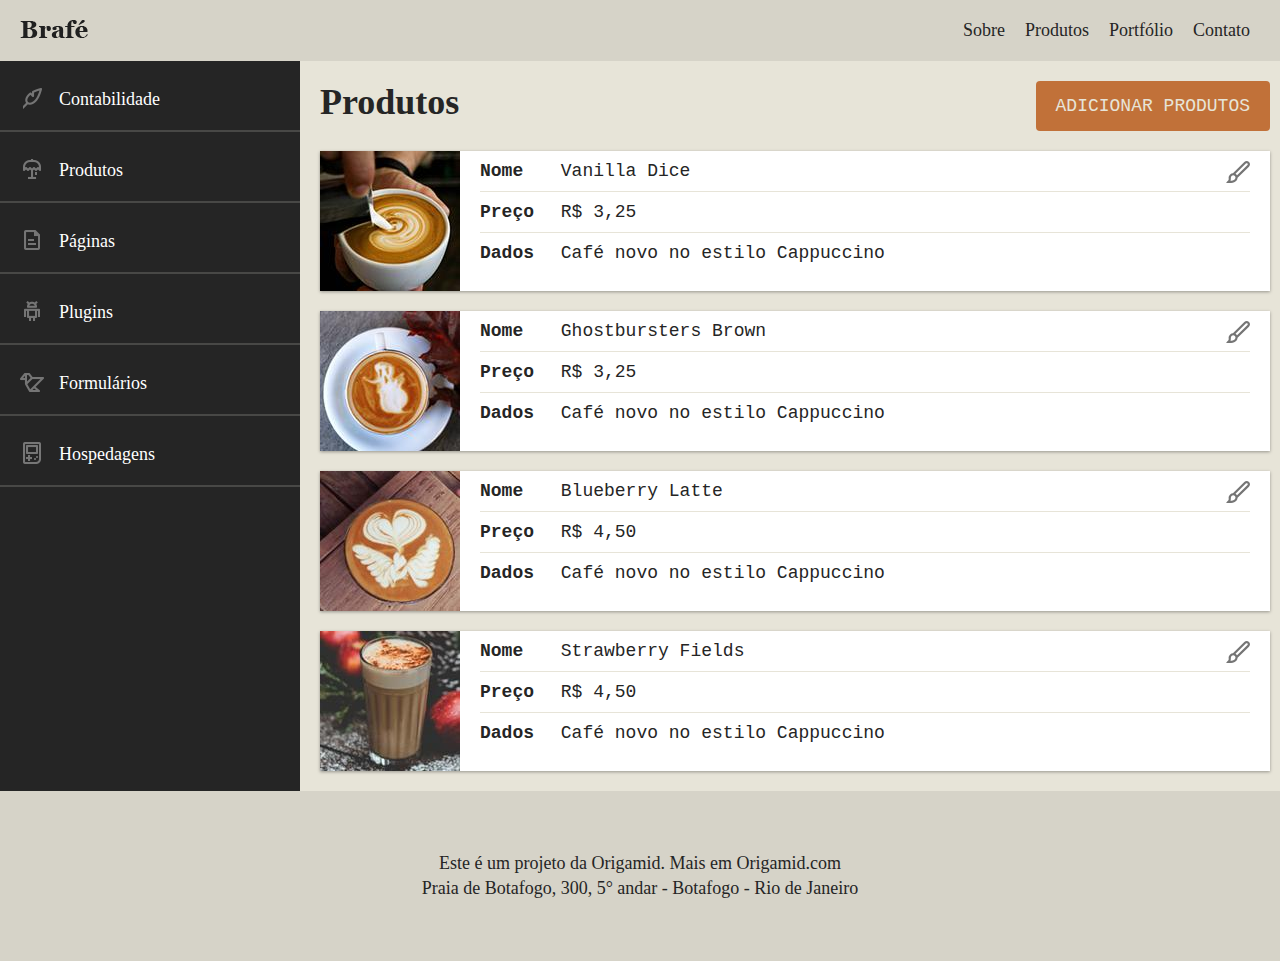
<file: brafe-3-flexbox/index.html>
<!DOCTYPE html>
<html lang="pt-br">
<head>
    <meta charset="UTF-8">
    <meta name="viewport" content="width=device-width, initial-scale=1.0">
    <link rel="stylesheet" href="css/style.css">
    <title>Brafé 3 - Html Puro</title>
</head>
<body>
    <header class="header">
        <a href="#" class="header-brand">
            <img src="img/brafe.png" alt="Logo da marca Brafé">
        </a>

        <nav class="header-menu">
            <ul>
                <li><a href="#">Sobre</a></li>     
                <li><a href="#">Produtos</a></li>
                <li><a href="#">Portfólio</a></li>
                <li><a href="#">Contato</a></li>
            </ul>
        </nav>
    </header>


    <main class="main-container">
        <nav class="side-nav">
            <ul>
                <li><a class="nav-1" href="#">Contabilidade</a></li>
                <li><a class="nav-2" href="#">Produtos</a></li>
                <li><a class="nav-3" href="#">Páginas</a></li>
                <li><a class="nav-4" href="#">Plugins</a></li>
                <li><a class="nav-5" href="#">Formulários</a></li>
                <li><a class="nav-6" href="#">Hospedagens</a></li>
            </ul>
        </nav>


        <section class="products">
            <header>
                <h1>Produtos</h1>
                <a class="add-products" href="#">Adicionar Produtos</a>
            </header>

            <ul>
                <li class="products-item">
                    <img src="img/cafe-1.jpg" alt="Café Vanilla Dice">

                    <ul>
                        <li><span>Nome</span> Vanilla Dice</li>
                        <li><span>Preço</span> R$ 3,25</li>
                        <li><span>Dados</span> Café novo no estilo Cappuccino</li>
                    </ul>
                    <a href="#">Editar</a>
                </li>

                <li class="products-item">
                    <img src="img/cafe-2.jpg" alt="Café Ghostbursters Brown">

                    <ul>
                        <li><span>Nome</span> Ghostbursters Brown</li>
                        <li><span>Preço</span> R$ 3,25</li>
                        <li><span>Dados</span> Café novo no estilo Cappuccino</li>
                    </ul>
                    <a href="#">Editar</a>
                </li>

                <li class="products-item">
                    <img src="img/cafe-3.jpg" alt="Café Blueberry Latte">

                    <ul>
                        <li><span>Nome</span> Blueberry Latte</li>
                        <li><span>Preço</span> R$ 4,50</li>
                        <li><span>Dados</span> Café novo no estilo Cappuccino</li>
                    </ul>
                    <a href="#">Editar</a>
                </li>

                <li class="products-item">
                    <img src="img/cafe-4.jpg" alt="Café Strawberry Fields">

                    <ul>
                        <li><span>Nome</span> Strawberry Fields</li>
                        <li><span>Preço</span> R$ 4,50</li>
                        <li><span>Dados</span> Café novo no estilo Cappuccino</li>
                    </ul>
                    <a href="#">Editar</a>
                </li>
            </ul>
        </section>
    </main>    


    <footer class="footer">
        <p>Este é um projeto da Origamid. Mais em Origamid.com</p>
        <p>Praia de Botafogo, 300, 5° andar - Botafogo - Rio de Janeiro</p>
    </footer>
</body>
</html>
</file>
<file: brafe-1-grid/css/grid.css>
.container {
    max-width: 960px;
    margin: 0px auto;
}

.container::after, .container::before {
    content: '';
    display: table;
    clear: both;
}

.grid-1, .grid-2, .grid-3, .grid-4, .grid-5, .grid-6, 
.grid-7, .grid-8, .grid-9, .grid-10, .grid-11, .grid-12 {
    margin: 0px 10px;
    float: left;
    display: block;
}

.grid-1 {
    width: calc(8.333% - 20px);
}

.grid-2 {
    width: calc(16.666% - 20px);
}

.grid-3 {
    width: calc(25% - 20px);
}

.grid-4 {
    width: calc(33.333% - 20px);
}

.grid-5 {
    width: calc(41.666% - 20px);
}

.grid-6 {
    width: calc(50% - 20px)
}

.grid-7 {
    width: calc(58.333% - 20px);
}

.grid-8 {
    width: calc(66.666% - 20px);
}

.grid-9 {
    width: calc(75% - 20px);
}

.grid-10 {
    width: calc(83.333% - 20px);
}

.grid-11 {
    width: calc(91.666% - 20px);
}

.grid-12 {
    width: calc(100% - 20px);
}


@media (max-width: 739px) {
    .container {
        max-width: 300px;
    }

    .grid-1, .grid-2, .grid-3, .grid-4, .grid-5, .grid-6, 
    .grid-7, .grid-8, .grid-9, .grid-10, .grid-11, .grid-12 {
        width: 100%;
        margin: 0px 0px;
        float: none;
    }
}
</file>
<file: brafe-2-flexbox/css/flex.css>
.flex{
    display: flex;
    max-width: 960px;
    margin: 0 auto;
    flex-wrap: wrap;
}

.flex-row{
    display: flex;
    flex-wrap: wrap;
    margin-left: -10px;
    margin-right: -10px;
}

.flex-item-4, .flex-item-6, .flex-item-8{
    margin: 0 10px;
    align-self: flex-start;
}

.flex-item-4{
    flex: 0 0 calc(33.333% - 20px);
    max-width: calc(33.33% - 20px);
}

.flex-item-6{
    flex: 0 0 calc(50% - 20px);
    max-width: calc(50% - 20px);
}

.flex-item-8{
    flex: 0 0 calc(66.666% - 20px);
    max-width: calc(66.666% - 20px);
}


@media (max-width: 739px){
    .flex{
        max-width: 300px;
        flex-direction: column;
    }

    .flex-item-4, .flex-item-8{
        margin-left: 0px;
        margin-right: 0px;
        max-width: 100%;
        align-self: auto;
    }

    .filter{
        display: none;
    }
}
</file>
<file: brafe-2-grid/css/grid.css>
.container {
    max-width: 960px;
    margin: 0 auto;
}

.container::after, .container::before {
    content: '';
    display: table;
    clear: both;
}

.grid-1, .grid-2, .grid-3, .grid-4, .grid-5, .grid-6, 
.grid-7, .grid-8, .grid-9, .grid-10, .grid-11, .grid-12, .grid-mobile-6{
    margin: 0px 10px;
    float: left;
    display: block;
}

.grid-1 {
    width: calc(8.333% - 20px);
}

.grid-2 {
    width: calc(16.666% - 20px);
}

.grid-3 {
    width: calc(25% - 20px);
}

.grid-4 {
    width: calc(33.333% - 20px);
}

.grid-5 {
    width: calc(41.666% - 20px);
}

.grid-6 {
    width: calc(50% - 20px)
}

.grid-7 {
    width: calc(58.333% - 20px);
}

.grid-8 {
    width: calc(66.666% - 20px);
}

.grid-9 {
    width: calc(75% - 20px);
}

.grid-10 {
    width: calc(83.333% - 20px);
}

.grid-11 {
    width: calc(91.666% - 20px);
}

.grid-12 {
    width: calc(100% - 20px);
}


.grid-mobile-6{
    width: calc(50% - 20px)
}

.row, .row-mobile{
    margin-left: -10px;
    margin-right: -10px;
}

.row::after, .row::before, .row-mobile::after, .row-mobile::before{
    content: '';
    display: table;
    clear: both;
}



@media (max-width: 739px) {
    .container {
        max-width: 300px;
    }

    .grid-1, .grid-2, .grid-3, .grid-4, .grid-5, .grid-6, 
    .grid-7, .grid-8, .grid-9, .grid-10, .grid-11, .grid-12 {
        float: none;
        display: block;
        width: 100%;
        margin: 0px 0px;
        min-height: 1px;
    }

    .row{
        margin-left: 0px;
        margin-right: 0px;
    }

    .filter{
        display: none;
    }
}
</file>
<file: brafe-1-flexbox/css/style.css>
/* Reset */

body, h1, h2, h3, p, ul {
	padding: 0px;
	margin: 0px;
}

body {
	font-family: Georgia, serif;
	color: #252525;
}

* {
	box-sizing: border-box;
}

.container {
	display: flex;
	max-width: 960px;
	margin: 0px auto;
}

@media (max-width: 739px) {
	.container {
		flex-direction: column;
		max-width: 300px;
	}
}


/* Menu */
.menu {
	background: #252525;
	padding: 15px 0px;
}

.menu-nav {
	flex: 1;
	margin: 0px 10px;
	align-self: center;
}

.menu-brand{
	margin: 0px 10px
}

.menu-nav ul {
	float: right;
	display: flex;
	list-style: none;
}

.menu-nav a {
	text-decoration: none;
	color: #fff;
	font-size: 1.125em;
}

.menu-nav ul li a {
	padding: 10px;
}

@media (max-width: 739px) {
	.menu-nav{
		margin: 0px;
	}

	.menu-brand{
		margin: 0px
	}

	.menu-nav ul li a {
		padding-left: 0px;
	}
}


/* Intro */
.intro {
	background: url('../img/bg-intro.jpg') no-repeat center center;
	background-size: cover;
	color: #fff;
	padding: 150px 0px;
	text-align: center;
}

.intro h1 {
	text-transform: uppercase;
	font-size: 3em;
}

.intro h1::after {
	content: '';
	display: block;
	width: 20px;
	height: 4px;
	background: #fff;
	margin: 10px auto;
}

.intro p {
	font-style: italic;
	font-size: 1.125em;
}

@media (max-width: 739px) {
	.intro{
		padding: 60px 0px;
	}
}


/* Sobre */
.about {
	padding: 60px 0px;
}

.about h2 {
	font-size: 2.25em;
	text-align: center;
	margin-bottom: 60px;
}

.about-item {
	flex: 1;
	margin: 0px 10px
}

.about-item h3 {
	font-size: 2.25em;
	line-height: 1em;
	background: #252525;
	color: #fff;
	font-style: italic;
	font-weight: normal;
	text-align: center;
	position: relative;
	width: 220px;
	padding: 5px 0px 10px 0px;
	top: -25px;
}

.about-item img {
	display: block;
	max-width: 100%;
}

.about > p {
	font-size: 1.125em;
	line-height: 1.4em;
	font-style: italic;
	margin: 20px auto;
	max-width: 460px;
	text-align: center;
}

@media (max-width: 739px){
	.about-item{
		margin-left: 0px;
		margin-right: 0px;
	}
}


/* Produtos */
.product {
	background: #e7e4d8;
	border-top: 3px solid #d6d3c8;
	border-bottom: 3px solid #d6d3c8;
	padding: 60px 0px;
}

.product-item {
	flex: 1;
	margin: 0px 10px;
	margin: 0px 10px 40px 10px
}

.product-item h2 {
	font-size: 2.25em;
	text-align: center;
	margin-bottom: 20px;
}

.product-item h2::before {
	content: '';
	display: block;
	width: 100px;
	height: 100px;
	background: currentColor;
	border-radius: 50%;
	border: 5px solid #e7e4d8;
	box-shadow: 0 0 0 5px currentColor;
	margin: 20px auto;
}

h2.product-one::before {
	color: #492901;
}

h2.product-two::before {
	color: #c17139;
}

h2.product-three::before {
	color: #d7a54d;
}

.product-item p {
	font-size: 0.875em;
	line-height: 1.4em;
}

.product-btn {
	border: 3px solid #252525;
	color: #252525;
	text-decoration: none;
	text-align: center;
	font-size: 1.125em;
	font-weight: bold;
	text-transform: uppercase;
	width: 180px;
	display: block;
	padding: 15px 0px;
	margin: 20px auto 0 auto;
}

@media (max-width: 739px){
	.product-item{
		margin-left: 0px;
		margin-right: 0px;
	}
}


/* Locais */
.place {
	padding: 60px 0px;
}

.place-item {
	margin-bottom: 40px;
}

.place-img, .place-info {
	flex: 1;
	margin: 0px 10px
}

.place-img img {
	display: block;
	max-width: 100%;
}

.place-item h2 {
	font-size: 2.25em;
	margin-bottom: 20px;
}

.place-item p {
	font-size: 1.125em;
	line-height: 1.4em;
	max-width: 320px;
	margin-bottom: 40px;
}

.place-item a {
	font-size: 1.125em;
	text-transform: uppercase;
	text-decoration: none;
	border: 3px solid;
	color: #252525;
	padding: 10px 20px;
}

@media (max-width: 739px){
	.place-img, .place-info{
		margin-left: 0px;
		margin-right: 0px;
	}
}


/* Assine */
.newsletter {
	background: #e7e4d8;
	padding: 30px 0px;
}

.newsletter-info {
	flex: 1;
	margin: 0px 10px;
}

.newsletter-info h2 {
	font-size: 2.25em;
}

.newsletter-info p {
	font-size: 1.5em;
	font-style: italic;
}

.newsletter form {
	display: flex;
	flex-wrap: wrap;
	flex: 1;
	margin: 0px 10px;
	align-content: flex-start;
}

.newsletter form label {
	display: none;
}

.newsletter input {
	flex: 1;
	align-self: flex-start;
	padding: 10px;
	border: 3px solid #252525;
	background: none;
	font-size: 1.5em;
	font-style: italic;
	font-family: Georgia, serif;
}

.newsletter button {
	flex: 1;
	align-self: flex-start;
	padding: 13px;
	background: #252525;
	border: none;
	font-family: Georgia, serif;
	text-transform: uppercase;
	font-size: 1.5em;
	color: #fff;
	cursor: pointer;
}

@media (max-width: 739px){
	.newsletter-info{
		margin: 0px 0px 20px 0px;
	}

	.newsletter form{
		margin: 0px;
	}
}


/*Footer*/
.footer {
	background: #d6d3c8;
	padding: 40px 0px;
}

.footer p {
	flex: 1;
	font-size: 1.125em;
	line-height: 1.4em;
	margin: 0px 10px;
}

.footer-img {
	margin: 0px 10px;
}

@media (max-width: 739px){
	.footer-img, .footer p{
		margin: 10px 0px;
	}
}
</file>
<file: brafe-1-grid/css/style.css>
/* Reset */
body, h1, h2, h3, p, ul {
	padding: 0px;
	margin: 0px;
}

body {
	font-family: Georgia, serif;
	color: #252525;
}

* {
	box-sizing: border-box;
}

img{
	max-width: 100%;
	display: block;
}


/* Menu */
.menu {
	background: #252525;
	padding: 15px 0px;
}

.menu-nav ul{
	float: right;
}

.menu-nav ul li{
	display: inline-block;
}

.menu-nav a {
	text-decoration: none;
	color: #fff;
	font-size: 1.125em;
	display: block;
	padding: 10px;
	margin-left: 10px;
}

@media (max-width: 739px){
	.menu-nav ul{
		float: none;
	}

	.menu-nav ul li a{
		margin-left: 0px;
		padding-left: 0px;
		padding-right: 8px;
	}
}


/* Intro */
.intro {
	background: url('../img/bg-intro.jpg') no-repeat center center;
	background-size: cover;
	color: #fff;
	padding: 150px 0px;
	text-align: center;
}

.intro h1 {
	text-transform: uppercase;
	font-size: 3em;
}

.intro h1::after {
	content: '';
	display: block;
	width: 20px;
	height: 4px;
	background: #fff;
	margin: 10px auto;
}

.intro p {
	font-style: italic;
	font-size: 1.125em;
}

@media (max-width: 739px){
	.intro{
		padding: 60px 0px;
	}
}


/* Sobre */
.about{
	padding: 60px 0px;
}

.about h2 {
	font-size: 2.25em;
	text-align: center;
	margin-bottom: 60px;
}

.about-item h3 {
	font-size: 2.25em;
	line-height: 1em;
	background: #252525;
	color: #fff;
	font-style: italic;
	font-weight: normal;
	text-align: center;
	position: relative;
	width: 220px;
	padding: 5px 0px 10px 0px;
	top: -25px;
}

.about > p {
	font-size: 1.125em;
	line-height: 1.4em;
	font-style: italic;
	max-width: 460px;
	margin: 20px auto;
	text-align: center;
}


/* Produtos */
.product {
	background: #e7e4d8;
	border-top: 3px solid #d6d3c8;
	border-bottom: 3px solid #d6d3c8;
	padding: 60px 0px;
}

.product .container .product-item{
	margin-bottom: 40px;
}

.product-item h2 {
	font-size: 2.25em;
	text-align: center;
	margin-bottom: 20px;
}

.product-item h2::before {
	content: '';
	display: block;
	width: 100px;
	height: 100px;
	background: currentColor;
	border-radius: 50%;
	border: 5px solid #e7e4d8;
	box-shadow: 0 0 0 5px currentColor;
	margin: 20px auto;
}

h2.product-one::before {
	color: #492901;
}

h2.product-two::before {
	color: #c17139;
}

h2.product-three::before {
	color: #d7a54d;
}

.product-item p {
	font-size: 0.875em;
	line-height: 1.4em;
}

.product-btn {
	border: 3px solid #252525;
	color: #252525;
	text-decoration: none;
	text-align: center;
	font-size: 1.125em;
	font-weight: bold;
	text-transform: uppercase;
	display: block;
	width: 180px;
	padding: 15px 0px;
	margin: 0px auto;
}


/* place */
.place{
	padding: 60px 0px;
}

.place .place-item{
	margin-bottom: 40px;
}

.place-item h2 {
	font-size: 2.25em;
	margin-bottom: 20px;
}

.place-item p {
	font-size: 1.125em;
	line-height: 1.4em;
	max-width: 320px;
	margin-bottom: 40px;
}

.place-item a {
	font-size: 1.125em;
	text-transform: uppercase;
	text-decoration: none;
	border: 3px solid;
	color: #252525;
	padding: 10px 20px;
}


/* newsletter */
.newsletter {
	background: #e7e4d8;
	padding: 30px 0px;
}

.newsletter-info h2 {
	font-size: 2.25em;
}

.newsletter-info p {
	font-size: 1.5em;
	font-style: italic;
}

.newsletter form label {
	display: none;
}

.newsletter input {
	border: 3px solid #252525;
	background: none;
	font-size: 1.5em;
	font-style: italic;
	font-family: Georgia, serif;
	width: calc(100% - 140px);
	padding: 10px;
	float: left;
}

.newsletter button {
	background: #252525;
	border: none;
	font-family: Georgia, serif;
	text-transform: uppercase;
	font-size: 1.5em;
	color: #fff;
	cursor: pointer;
	width: 140px;
	padding: 13px 0px;
}


/*Footer*/
.footer {
	background: #d6d3c8;
	padding: 40px 0px;
}

.footer img{
	float: right;
}

.footer p {
	font-size: 1.125em;
	line-height: 1.4em;
}

@media (max-width: 739px){
	.footer img{
		float: none;
		margin-top: 20px;
	}
}
</file>
<file: brafe-1-puro/css/style.css>
/* Breakpoints - 960px e 740px */


/* Reset */
body, h1, h2, h3, p, ul{
    padding: 0px;
    margin: 0px;
}

body{
    font-family: Georgia, serif;
    color: #252525
}

*{
    box-sizing: border-box;
}


/* Menu */
.menu{
    background-color: #252525;
    padding: 20px 0px;
}

.menu-container{
    max-width: 960px;
    margin: 0 auto;
}

.menu-container::after, .menu-container::before{
    content: '';
    display: table;
    clear: both
}

a.menu-brand{
    display: block;
    float: left;
    margin-left: 10px;
}

.menu-nav{
    float: right;
    margin-right: 10px;
}

.menu-nav li{
    display: inline-block;
}

.menu-nav a{
    display: block;
    padding: 10px;
    text-decoration: none;
    color: #fff;
    font-size: 1.125em;
}

@media (max-width: 739px){
    .menu{
        text-align: center;
    }

    a.menu-brand{
        float: none;
        margin: 0px auto;
    }

    .menu-nav{
        float: none;
        clear: both;
    }
}


/* Introdução */
.intro{
    background: url('../img/bg-intro.jpg') 
    no-repeat center center;
    background-size: cover;
    padding: 150px 0px;
    text-align: center;
    color: #fff
}

.intro h1{
    text-transform: uppercase;
    font-size: 3em;
}

.intro h1::after{
    content: '';
    display: block;
    width: 20px;
    height: 4px;
    background: #fff;
    margin:10px auto
}

.intro p{
    font-style: italic;
    font-size: 1.125em;
}


@media (max-width: 739px){
    .intro{
        padding: 60px 0px;
    }
}


/* Sobre */
.about{
    padding: 60px 0px;
}

.about-container{
    max-width: 960px;
    margin: 0 auto;
}

.about-container::after, .about-container::before{
    content: '';
    display: table;
    clear: both
}

.about h2{
    text-align: center;
    font-size: 2.25em;
    margin-bottom: 60px;
}

.about-item{
    width: 460px;
    float: left;
    margin: 0 10px;
}

.about-item img{
    display: block;
    max-width: 100%;
}

.about-item h3{
    font-size: 2.25em;
    line-height: 1em;
    background: #252525;
    width: 220px;
    color: #fff;
    font-style: italic;
    font-weight: normal;
    text-align: center;
    padding: 5px 0 10px 0;
    top: -25px;
    position: relative;
}

.about > p{
    font-size: 1.125em;
    line-height: 1.4em;
    font-style: italic;
    text-align: center;
    margin: 20px auto;
    max-width: 460px;
}


@media (min-width: 740px) and (max-width: 980px){
    .about-container{
        max-width: 720px;
    }

    .about-item{
        width: 340px;
    }
}

@media (max-width: 739px){
    .about-container{
        max-width: 300px;
    }

    .about-item{
        width: 300px;
        margin: 0px auto;
    }
}


/* Produtos */
.product{
    background-color: #e7e4d8;
    padding: 60px 0px;
    border-top: 3px solid #d6d3c8;
    border-bottom: 3px solid #d6d3c8;
}

.product-container{
    max-width: 960px;
    margin: 0px auto;
}

.product-container::before, .product-container::after{
    content: '';
    display: table;
    clear: both;
}

.product-item{
    width: 300px;
    float: left;
    margin: 0px 10px 20px 10px
}

.product-item h2{
    text-align: center;
    font-size: 2.25em;
    margin-bottom: 20px;
}

.product-item h2::before{
    content: '';
    display: block;
    width: 100px;
    height: 100px;
    background: currentColor;
    border-radius: 50%;
    margin: 20px auto;
    border: 5px solid #e7e4d8;
    box-shadow: 0 0 0 10px currentColor;
}

h2.product-one::before{
    color: #492901;
}


h2.product-two::before{
    color: #c17139;
}

h2.product-three::before{
    color: #d7a54d;
}

.product-item p{
    font-size: 0.875em;
    line-height: 1.4em;
}

.product-btn{
    width: 180px;
    border: 3px solid;
    color: #252525;
    text-decoration: none;
    display: block;
    font-size: 1.125em;
    font-weight: bold;
    text-transform: uppercase;
    text-align: center;
    padding: 15px 0px;
    margin: 20px auto 0 auto;
}

@media (min-width: 740px) and (max-width: 980px){
    .product-container{
        max-width: 720px;
    }

    .product-item{
        width: 220px;
    }
}

@media (max-width: 739px){
    .product-container{
        max-width: 300px;
    }

    .product-item{
        margin: 0px auto 20px auto;
    }
}


/* Locais */
.place{
    max-width: 960px;
    margin: 0px auto;
    padding: 20px 0px;
}

.place-item{
    clear: both;
    margin: 60px auto;
}

.place-item::after, .place-item::before{
    content: '';
    clear: both;
    display: table;
}

.place-item img{
    width: 460px;
    float: left;
    display: block;
    margin: 0px 10px;
}

.place-item > div{
    width: 460px;
    float: left;
    margin: 0px 10px;
}

.place-item h2{
    font-size: 2.25em;
    margin-bottom: 20px;
}

.place-item p{
    font-size: 1.125em;
    line-height: 1.4em;
    max-width: 320px;
    margin-bottom: 40px;
}

.place-item a{
    font-size: 1.125em;
    text-transform: uppercase;
    text-decoration: none;
    border: 3px solid;
    color: #252525;
    padding: 10px 20px;
}

@media (min-width: 740px) and (max-width: 980px){
    .place{
        max-width: 720px;
    }

    .place-item > div, .place-item img{
        width: 340px;
    }
}

@media (max-width: 739px){
    .place{
        max-width: 300px;
    }

    .place-item > div, .place-item img{
        width: 300px;
        margin: 0px
    }
}


/* Newsletter */
.newsletter{
    background: #e7e4d8;
    padding: 30px 0px;
}

.newsletter-container{
    max-width: 960px;
    margin: 0px auto;
}

.newsletter-container::after, .newsletter-container::before{
    content: '';
    display: table;
    clear: both;
}

.newsletter-info{
    width: 460px;
    margin: 0px 10px;
    float: left;
}

.newsletter-info h2{
    font-size: 2.25em;
}

.newsletter-info p{
    font-size: 1.5em;
    font-style: italic;
}

.newsletter form{
    width: 460px;
    margin: 10px 10px 0px 10px;
    float: left;
}

.newsletter form label{
    display: none;
}

.newsletter input{
    width: 320px;
    border: 3px solid #252525;
    background: none;
    font-size: 1.5em;
    font-style: italic;
    font-family: Georgia, serif;
    padding: 10px;
    float: left;
}

.newsletter input:focus{
    outline: 0;
}

.newsletter button{
    background: #252525;
    font-family: Georgia, serif;
    text-transform: uppercase;
    font-size: 1.5em;
    width: 140px;
    padding: 13px 0px;
    color: #fff;
    border: none;
    cursor: pointer;
}



@media (min-width: 740px) and (max-width: 980px){
    .newsletter-container{
        max-width: 720px;
    }

    .newsletter-info, .newsletter input, .newsletter form{
        width: 340px;
    }
}

@media (max-width: 739px){
    .newsletter-container{
        max-width: 300px;
    }

    .newsletter-info, .newsletter input, .newsletter form{
        width: 300px;
        margin: 10px 0px 0px 0px;
    }

}


/* Footer */
.footer{
    background: #d6d3c8;
    padding: 40px 0px;
}

.footer-container{
    max-width: 960px;
    margin: 0px auto;
}

.footer-container::after, .footer-container::before{
    content: '';
    display: table;
    clear: both;
}

.footer p{
    float: left;
    margin: 0px 10px;
    font-size: 1.125em;
    line-height: 1.4em;
}

.footer img{
    float: right;
    margin: 0px 10px;
    display: block;
}

@media (max-width: 739px){
    .footer-container{
        max-width: 300px;
    }

    .footer img{
        float: none;
        margin: 10px 0px;
    }

    .footer p{
        float: none;
        margin: 20px 0px;
    }
}
</file>
<file: brafe-2-flexbox/css/style.css>
/* reset */
body, p, h1, h2, ul, li {
	margin: 0px;
	padding: 0px;
}

li {
	list-style: none;
}

body {
	font-family: Georgia, serif;
	color: #252525;
}

* {
	box-sizing: border-box;
}


/* menu */
.header-info {
	font-size: 0.875em;
	background: #d6d3c8;
	padding: 5px 0;
	text-align: center;
}

.header-brand img {
	display: block;
	margin: 40px auto;
}

.header-menu {
	border-top: 3px solid #d6d3c8;
	border-bottom: 3px solid #d6d3c8;
	text-align: center;
	margin-bottom: 40px;
	padding: 20px 0;
}

.header-menu li {
	display: inline-block;
}

.header-menu li a {
	display: block;
	padding: 5px 10px 5px 0;
	text-decoration: none;
	color: #252525;
	font-size: 1.125em;
}

.header-menu li a::before {
	content: '•';
	padding-right: 10px;
}

.header-menu li:first-child a::before {
	content: '';
}


/* filtro */
.filter {
	background: #e7e4d8;
	border: 3px solid #d6d3c8;
	padding: 20px;
}

.filter h2 {
	font-size: 1.125em;
	padding: 10px 0
}

.filter ul {
	border-top: 3px solid #c0beb4;
	border-bottom: 3px solid #c0beb4;
	padding: 10px 0;
}

.filter li {
	font-style: italic;
	font-size: 1.125em;
	line-height: 2;
}

.filter li::after {
	content: '';
	display: block;
	width: 20px;
	height: 20px;
	border: 3px solid #c0beb4;
	float: right;
	margin-top: 5px;
}

.flavor {
	overflow: hidden;
}

.flavor span {
	text-indent: -200px;
	display: inline-block;
	width: 15px;
	height: 15px;
	background: currentColor;
	border-radius: 50%;
	vertical-align: middle;
}

.flavor-1 {
	color: #492901;
	box-shadow: 20px 0 0 0 currentColor,
							40px 0 0 0 currentColor;
}

.flavor-2 {
	color: #c17139;
	box-shadow: 20px 0 0 0 currentColor,
							40px 0 0 0 currentColor,
							60px 0 0 0 currentColor;
}

.flavor-3 {
	color: #d7a54d;
	box-shadow: 20px 0 0 0 currentColor,
							40px 0 0 0 currentColor,
							60px 0 0 0 currentColor,
							80px 0 0 0 currentColor;
}


/* produtos*/
.products h1 {
	font-size: 3em;
	font-weight: normal;
}

.products li img {
	display: block;
	max-width: 100%;
	border: 3px solid #fff;
	box-shadow: 0 0 0 3px #252525;
	margin: 40px 3px 0 3px;
}

.products li span {
	background: #e7e4d8;
	padding: 10px;
	font-size: 0.875em;
	font-weight: bold;
	position: relative;
	top: -15px;;
}

.products li h2 {
	font-size: 0.875em;
	font-weight: normal;
}


/* footer */
.footer {
	background: #e7e4d8;
	text-align: center;
	padding: 60px 0;
	font-size: 1.125em;
	line-height: 1.4em;
	margin-top: 80px;
}
</file>
<file: brafe-2-grid/css/style.css>
/* reset */
body, p, h1, h2, ul, li {
	margin: 0px;
	padding: 0px;
}

li {
	list-style: none;
}

body {
	font-family: Georgia, serif;
	color: #252525;
}

* {
	box-sizing: border-box;
}


/* menu */
.header-info {
	font-size: 0.875em;
	background: #d6d3c8;
	padding: 5px 0;
	text-align: center;
}

.header-brand img {
	display: block;
	margin: 40px auto;
}

.header-menu {
	border-top: 3px solid #d6d3c8;
	border-bottom: 3px solid #d6d3c8;
	text-align: center;
	margin-bottom: 40px;
	padding: 20px 0;
}

.header-menu li {
	display: inline-block;
}

.header-menu li a {
	display: block;
	padding: 5px 10px 5px 0;
	text-decoration: none;
	color: #252525;
	font-size: 1.125em;
}

.header-menu li a::before {
	content: '•';
	padding-right: 10px;
}

.header-menu li:first-child a::before {
	content: '';
}


/* filtro */
.filter {
	background: #e7e4d8;
	border: 3px solid #d6d3c8;
	padding: 20px;
}

.filter h2 {
	font-size: 1.125em;
	padding: 10px 0
}

.filter ul {
	border-top: 3px solid #c0beb4;
	border-bottom: 3px solid #c0beb4;
	padding: 10px 0;
}

.filter li {
	font-style: italic;
	font-size: 1.125em;
	line-height: 2;
}

.filter li::after {
	content: '';
	display: block;
	width: 20px;
	height: 20px;
	border: 3px solid #c0beb4;
	float: right;
	margin-top: 5px;
}

.flavor {
	overflow: hidden;
}

.flavor span {
	text-indent: -200px;
	display: inline-block;
	width: 15px;
	height: 15px;
	background: currentColor;
	border-radius: 50%;
	vertical-align: middle;
}

.flavor-1 {
	color: #492901;
	box-shadow: 20px 0 0 0 currentColor,
							40px 0 0 0 currentColor;
}

.flavor-2 {
	color: #c17139;
	box-shadow: 20px 0 0 0 currentColor,
							40px 0 0 0 currentColor,
							60px 0 0 0 currentColor;
}

.flavor-3 {
	color: #d7a54d;
	box-shadow: 20px 0 0 0 currentColor,
							40px 0 0 0 currentColor,
							60px 0 0 0 currentColor,
							80px 0 0 0 currentColor;
}


/* products */

.products h1 {
	font-size: 3em;
	font-weight: normal;
}

.products li img {
	display: block;
	max-width: 100%;
	border: 3px solid #fff;
	box-shadow: 0 0 0 3px #252525;
	margin: 40px 3px 0 3px;
}

.products li span {
	background: #e7e4d8;
	padding: 10px;
	font-size: 0.875em;
	font-weight: bold;
	position: relative;
	top: -15px;;
}

.products li h2 {
	font-size: 0.875em;
	font-weight: normal;
	margin-top: 5px
}


/* footer */
.footer {
	background: #e7e4d8;
	text-align: center;
	padding: 60px 0;
	font-size: 1.125em;
	line-height: 1.4em;
	margin-top: 80px;
}
</file>
<file: brafe-2-puro/css/style.css>
/* reset */
body, p, h1, h2, ul, li{
    margin: 0;
    padding: 0;
}

*{
    box-sizing: border-box;
}

li{
    list-style: none;
}

body{
    font-family: Georgia, serif;
    color: #252525;
}


/* menu */
.header-info{
    font-size: 0.875em;
    background-color: #D6D3C8;
    padding: 5px 0;
    text-align: center;
}

.header-brand img{
    display: block;
    margin: 0 auto;
    margin: 40px auto;
}

.header-menu{
    border-top: 3px solid #D6D3C8;
    border-bottom: 3px solid #D6D3C8;
    text-align: center;
    margin-bottom: 40px;
    padding: 20px 0;
}

.header-menu li{
    display: inline-block;
}

.header-menu li a{
    display: block;
    padding: 5px 10px 5px 0;
    text-decoration: none;
    color: #252525;
    font-size: 1.125em;
}

.header-menu li a::before{
    content: '•';
    padding-right: 10px;
}

.header-menu li:first-child a::before{
    content: '';
}


/* conteúdo */
.container{
    max-width: 960px;
    margin: 0 auto;
}

.container::after, .container::before{
    content: '';
    display: table;
    clear: both;
}

@media (min-width: 740px) and (max-width: 980px){
    .container{
        max-width: 720px;
    }
}

@media (max-width: 739px){
    .container{
        max-width: 300px;
    }
}


/* filtro */
.filter{
    background-color: #E7E4D8;
    border: 3px solid #D6D3C8;
    width: 300px;
    margin: 0 10px;
    padding: 20px;
    float: left;
}

.filter h2{
    font-size: 1.25em;
    padding: 10px 0;
}

.filter ul{
    border-top: 3px solid #C0BEB4;
    border-bottom: 3px solid #C0BEB4;
    padding: 10px 0;
}

.filter li{
    font-size: 1.125em;
    font-style: italic;
    line-height: 2;
}

.filter li::after{
    content: '';
    display: block;
    width: 20px;
    height: 20px;
    border: 3px solid #C0BEB4;
    float: right;
    margin-top: 5px;
}

@media (min-width: 740px) and (max-width: 980px){
    .filter{
        width: 220px;
    }

}

@media (max-width: 739px){
    .filter{
        display: none;
    }
}


.flavor{
    overflow: hidden;
}

.flavor span{
    text-indent: -200px;
    display: inline-block;
    width: 15px;
    height: 15px;
    border-radius: 50%;
    vertical-align: middle;
    background-color: currentColor;
}

.flavor-1{
    color: #492901;
    box-shadow: 20px 0 0 0 currentColor, 
                40px 0 0 0 currentColor;
}

.flavor-2{
    color: #C17139;
    box-shadow: 20px 0 0 0 currentColor, 
                40px 0 0 0 currentColor, 
                60px 0 0 0 currentColor;
}

.flavor-3{
    color: #D7A54D;
    box-shadow: 20px 0 0 0 currentColor, 
                40px 0 0 0 currentColor, 
                60px 0 0 0 currentColor, 
                80px 0 0 0 currentColor;
}


/* produtos */
.products{
    width: 620px;
    margin: 0 10px;
    float: left;
}

.products h1{
    font-size: 3em;
    font-weight: normal;
}

.products li{
    width: 300px;
    float: left;
}

.products li:nth-child(even){
    margin-left: 20px;
}

.products li img{
    display: block;
    max-width: 100%;
    border: 3px solid #fff;
    box-shadow: 0px 0px 0 3px #252525;
    margin: 40px 3px 0px 3px;
}

.products li span{
    background-color: #E7E4D8;
    padding: 10px;
    font-size: 0.875em;
    font-weight: bold;
    position: relative;
    top: -10px;
}

.products li h2{
    font-size: 0.875em;
    font-weight: normal;
    margin-top: 10px
}

@media (min-width: 740px) and (max-width: 980px){
    .products{
        width: 460px;
    }

    .products li{
        width: 220px;
    }

}

@media (max-width: 739px){
    .products{
        width: 300px;
    }

    .products li{
        width: 140px;
    }
   
}


/* footer */
.footer{
    background-color: #E7E4D8;
    text-align: center;
    padding: 60px 0;
    font-size: 1.125em;
    line-height: 1.4em;
    margin-top: 70px;
}
</file>
<file: brafe-3-flexbox/css/style.css>
/* reset */
body, p, h1, ul, li{
    margin: 0;
    padding: 0;
}

li{
    list-style: none;
}

a{
    text-decoration: none;
}

body{
    font-family: Georgia, serif;
    color: #252525;
    background-color: #E7E4D8;
}

*{
    box-sizing: border-box;
}

img{
    display: block;
    max-width: 100%;
}


/* menu */
.header{
    background-color: #D6D3C8;
    padding: 20px;
    display: flex;
}

.header-brand{
    flex-grow: 1;
}

.header-menu ul{
    display: flex;
    flex-wrap: wrap;
}

.header-menu li a{
    color: #252525;
    font-size: 1.125em;
    padding: 0 10px;
}

.header-menu li:first-child a{
    padding-left: 0;
}


@media (max-width: 739px){
    .header{
        flex-direction: column;
    }

    .header-menu{
        margin-top: 10px;
    }
}


/* main */
.main-container{
    display: flex;
}

@media (max-width: 739px){
    .main-container{
        flex-direction: column;
    }
}


/* side nav */
.side-nav{
    background-color: #252525;
    flex: 1;
    max-width: 300px;
    margin-right: 10px;
}

.side-nav li a{
    display: block;
    color: #FFF;
    border-bottom: 2px solid #484846;
    font-size: 1.125em;
    padding: 20px;
}

.side-nav li a::before{
    content: '';
    display: inline-block;
    width: 24px;
    height: 24px;
    position: relative;
    top: 5px;
    margin-right: 15px;
    background-image: url('../img/icones.png');
}

.nav-1::before{
    background-position: 0 0;
}

.nav-2::before{
    background-position: 0 -24px;
}

.nav-3::before{
    background-position: 0 calc(-24px * 2);
}

.nav-4::before{
    background-position: 0 calc(-24px * 3);
}

.nav-5::before{
    background-position: 0 calc(-24px * 4);
}

.nav-6::before{
    background-position: 0 calc(-24px * 5);
}

@media (max-width: 739px){
    .side-nav{
        margin: 10px;
        background: none;
        max-width: 100%;
    }

    .side-nav ul{
        display: flex;
        flex-wrap: wrap;
    }

    .side-nav li{
        margin-bottom: 10px;
        margin-right: 10px;
    }

    .side-nav li a{
        width: 44px;
        height: 44px;
        overflow: hidden;
        padding: 10px;
        border: none;
        color: #252525;
        background-color: #252525;
        border-radius: 4px;
    }

    .side-nav li a::before{
        top: 0;
        margin: 0;
    }
}


/* products */
.products{
    flex: 1;
    padding: 20px 10px;
}

.products header{
    display: flex;
}

.products h1{
    flex-grow: 1;
    font-size: 2.25em;
    margin-right: 20px;
}

.add-products{
    text-align: center;
    background-color: #C17139;
    color: #E7E4D8;
    font-size: 1.125em;
    font-family: Courier, monospace;
    text-transform: uppercase;
    padding: 15px 20px;
    border-radius: 4px;
}

.products-item{
    display: flex;
    background-color: #FFF;
    box-shadow: 0 1px 3px 0 rgba(0,0,0,.35);
    margin-top: 20px;
    position: relative;
}

.products-item img{
    align-self: flex-start;
}

.products-item a{
    width: 24px;
    height: 24px;
    text-indent: -200px;
    overflow: hidden;
    position: absolute;
    right: 20px;
    top: 10px;
    background: url('../img/edit.svg') no-repeat;
}

.products-item a:hover{
    background: url('../img/edit-hover.svg') no-repeat;
}

.products-item ul{
    float: left;
    padding: 0 20px;
    width: calc(100% - 140px);
}

.products-item li{
    padding: 10px 0;
    font-family: Courier, monospace;
    font-size: 1.125em;
    border-bottom: 1px solid #E7E4D8;
}

.products-item li:last-child{
    border: none;
}

.products-item span{
    font-weight: bold;
    display: inline-block;
    width: 70px;
}

@media (max-width: 739px){
    .products header{
        flex-direction: column;
    }

    .products-item{
        flex-direction: column;
    }
}


/* footer */
.footer{
    background-color: #D6D3C8;
    text-align: center;
    padding: 60px 0;
    font-size: 1.125em;
    line-height: 1.4em;
}
</file>
